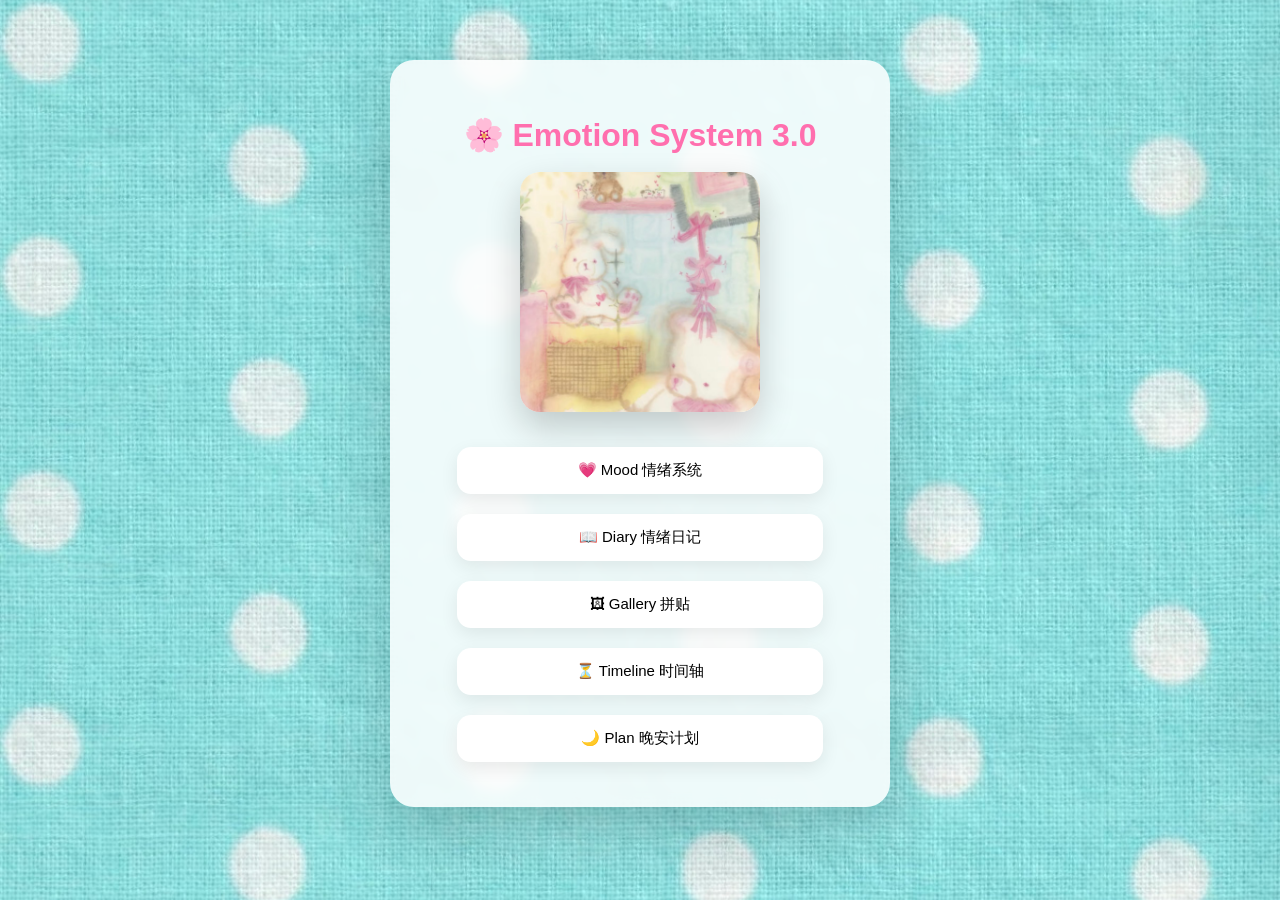
<file: index.html>
<!DOCTYPE html>
<html lang="zh">
<head>
<meta charset="UTF-8">
<title>Emotion System 3.0</title>

<style>
body{
  margin:0;
  font-family:sans-serif;
  background:url("images/8.jpg") center/cover no-repeat fixed;
}

/* 🌟 玻璃容器 */
.container{
  width:430px;
  margin:60px auto;
  padding:35px;
  background:rgba(255,255,255,0.85);
  border-radius:24px;
  text-align:center;
  box-shadow:0 25px 70px rgba(0,0,0,0.18);
  backdrop-filter: blur(6px);
}

h1{
  color:#ff6fae;
  margin-bottom:10px;
}

/* 🌸 封面图 */
.header-img{
  width:240px;
  height:240px;
  margin:18px auto 25px;
  background:url("images/5.png") center/cover no-repeat;
  border-radius:20px;
  box-shadow:0 15px 35px rgba(0,0,0,0.2);
  transition:0.3s;
}

.header-img:hover{
  transform:scale(1.05) rotate(1deg);
}

/* 🔘 按钮 */
.btn{
  width:85%;
  margin:10px auto;
  padding:14px;
  border:none;
  border-radius:14px;
  background:white;
  cursor:pointer;
  font-size:15px;
  box-shadow:0 6px 18px rgba(0,0,0,0.08);
  transition:0.25s;
}

.btn:hover{
  transform:translateY(-3px);
  background:#fff0f6;
}
</style>
</head>

<body>

<div class="container">
  <h1>🌸 Emotion System 3.0</h1>

  <div class="header-img"></div>

  <button class="btn" onclick="location.href='mood.html'">💗 Mood 情绪系统</button>
  <button class="btn" onclick="location.href='diary.html'">📖 Diary 情绪日记</button>
  <button class="btn" onclick="location.href='gallery.html'">🖼 Gallery 拼贴</button>
  <button class="btn" onclick="location.href='timeline.html'">⏳ Timeline 时间轴</button>
  <button class="btn" onclick="location.href='plan.html'">🌙 Plan 晚安计划</button>
</div>

<!-- 🧠 ⭐关键修复：统一系统入口 -->
<script src="core.js"></script>

<script>
/* =========================
   🧠 Emotion OS 初始化（关键补丁）
   👉 防止你打开空数据
========================= */

function initEmotionDB(){
  let exist = localStorage.getItem("emotionOS");

  if(!exist){
    localStorage.setItem("emotionOS", JSON.stringify([]));
  }
}

/* 🟢 初始化执行 */
initEmotionDB();

/* =========================
   🌙 可选：标记系统版本
========================= */
localStorage.setItem("emotion_version", "3.0-fixed");

</script>

</body>
</html>
</file>
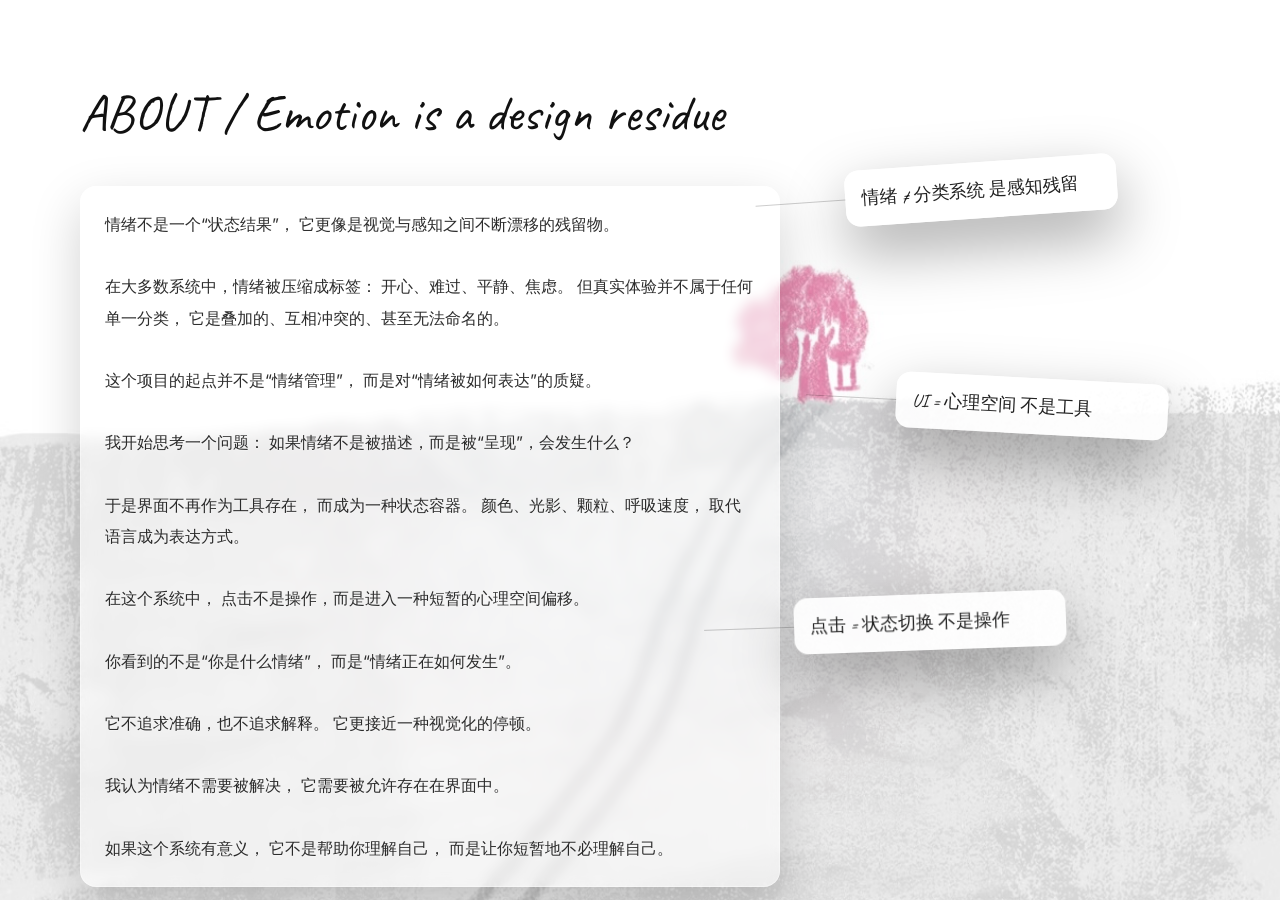
<file: about.html>
<!DOCTYPE html>
<html lang="zh">
<head>
<meta charset="UTF-8">
<title>ABOUT — Emotion Design System</title>

<link href="https://fonts.googleapis.com/css2?family=Caveat:wght@400;600&family=Inter:wght@300;400;500&display=swap" rel="stylesheet">

<style>

/* =========================
🌫 背景（保持你的15.jpg）
========================= */
body{
  margin:0;
  background:url("images/15.jpg") center/cover fixed no-repeat;
  overflow:hidden;
  color:#111;
}

/* =========================
🧠 页面容器
========================= */
.sheet{
  position:relative;
  width:100%;
  height:100vh;
  padding:80px;
  box-sizing:border-box;
}

/* =========================
✍ 标题（手写感）
========================= */
.title{
  font-family:"Caveat", cursive;
  font-size:52px;
  color:#111;
  text-shadow:0 2px 10px rgba(255,255,255,0.35);
}

/* =========================
📄 主文本（✔ 已升级黑色+设计感）
========================= */
.body-text{
  width:58%;
  margin-top:40px;
  font-family:"Inter", sans-serif;
  font-size:16px;
  line-height:1.95;

  /* ✔ 黑色优化 */
  color:rgba(15,15,15,0.88);

  /* ✨ 可读性增强 */
  text-shadow:0 1px 1px rgba(255,255,255,0.35);

  /* 📄 纸面质感 */
  background:rgba(255,255,255,0.55);
  padding:22px 24px;
  border-radius:16px;

  /* 🌫 毛玻璃层 */
  backdrop-filter:blur(6px);

  /* 🌑 浮起阴影 */
  box-shadow:0 18px 50px rgba(0,0,0,0.18);

  border:1px solid rgba(255,255,255,0.35);
}

/* =========================
📝 批注卡片（保留设计稿感）
========================= */
.note{
  position:absolute;
  width:240px;
  padding:16px;
  font-family:"Caveat", cursive;
  font-size:18px;
  color:#222;
  background:rgba(255,255,255,0.9);
  border-radius:14px;
  box-shadow:0 25px 60px rgba(0,0,0,0.35);
  transform:rotate(var(--r));
  transition:0.4s;
  cursor:pointer;
}

/* hover增强 */
.note:hover{
  transform:scale(1.08) rotate(0deg);
}

/* =========================
📌 连接线
========================= */
.note::after{
  content:"";
  position:absolute;
  width:90px;
  height:1px;
  background:rgba(0,0,0,0.2);
  left:-90px;
  top:50%;
}

/* =========================
🌫 鼠标光影
========================= */
.glow{
  position:fixed;
  inset:0;
  pointer-events:none;
  background:radial-gradient(circle at var(--x,50%) var(--y,50%),
    rgba(255,255,255,0.15),
    rgba(120,180,255,0.08),
    rgba(255,120,200,0.06),
    transparent 60%);
  mix-blend-mode:overlay;
}

</style>
</head>

<body>

<div class="glow" id="glow"></div>

<div class="sheet">

  <div class="title">ABOUT / Emotion is a design residue</div>

  <div class="body-text">

情绪不是一个“状态结果”，  
它更像是视觉与感知之间不断漂移的残留物。  

<br><br>

在大多数系统中，情绪被压缩成标签：  
开心、难过、平静、焦虑。  

但真实体验并不属于任何单一分类，  
它是叠加的、互相冲突的、甚至无法命名的。  

<br><br>

这个项目的起点并不是“情绪管理”，  
而是对“情绪被如何表达”的质疑。  

<br><br>

我开始思考一个问题：  
如果情绪不是被描述，而是被“呈现”，会发生什么？  

<br><br>

于是界面不再作为工具存在，  
而成为一种状态容器。  

颜色、光影、颗粒、呼吸速度，  
取代语言成为表达方式。  

<br><br>

在这个系统中，  
点击不是操作，而是进入一种短暂的心理空间偏移。  

<br><br>

你看到的不是“你是什么情绪”，  
而是“情绪正在如何发生”。  

<br><br>

它不追求准确，也不追求解释。  
它更接近一种视觉化的停顿。  

<br><br>

我认为情绪不需要被解决，  
它需要被允许存在在界面中。  

<br><br>

如果这个系统有意义，  
它不是帮助你理解自己，  
而是让你短暂地不必理解自己。

  </div>

  <!-- 批注 -->
  <div class="note" style="top:18%;left:66%;--r:-4deg">
    情绪 ≠ 分类系统  
    是感知残留
  </div>

  <div class="note" style="top:42%;left:70%;--r:3deg">
    UI = 心理空间  
    不是工具
  </div>

  <div class="note" style="top:66%;left:62%;--r:-2deg">
    点击 = 状态切换  
    不是操作
  </div>

</div>

<script>

/* 鼠标光影 */
window.addEventListener("mousemove",(e)=>{
  const g=document.getElementById("glow");
  g.style.setProperty("--x", e.clientX+"px");
  g.style.setProperty("--y", e.clientY+"px");
});

</script>

</body>
</html>
</file>
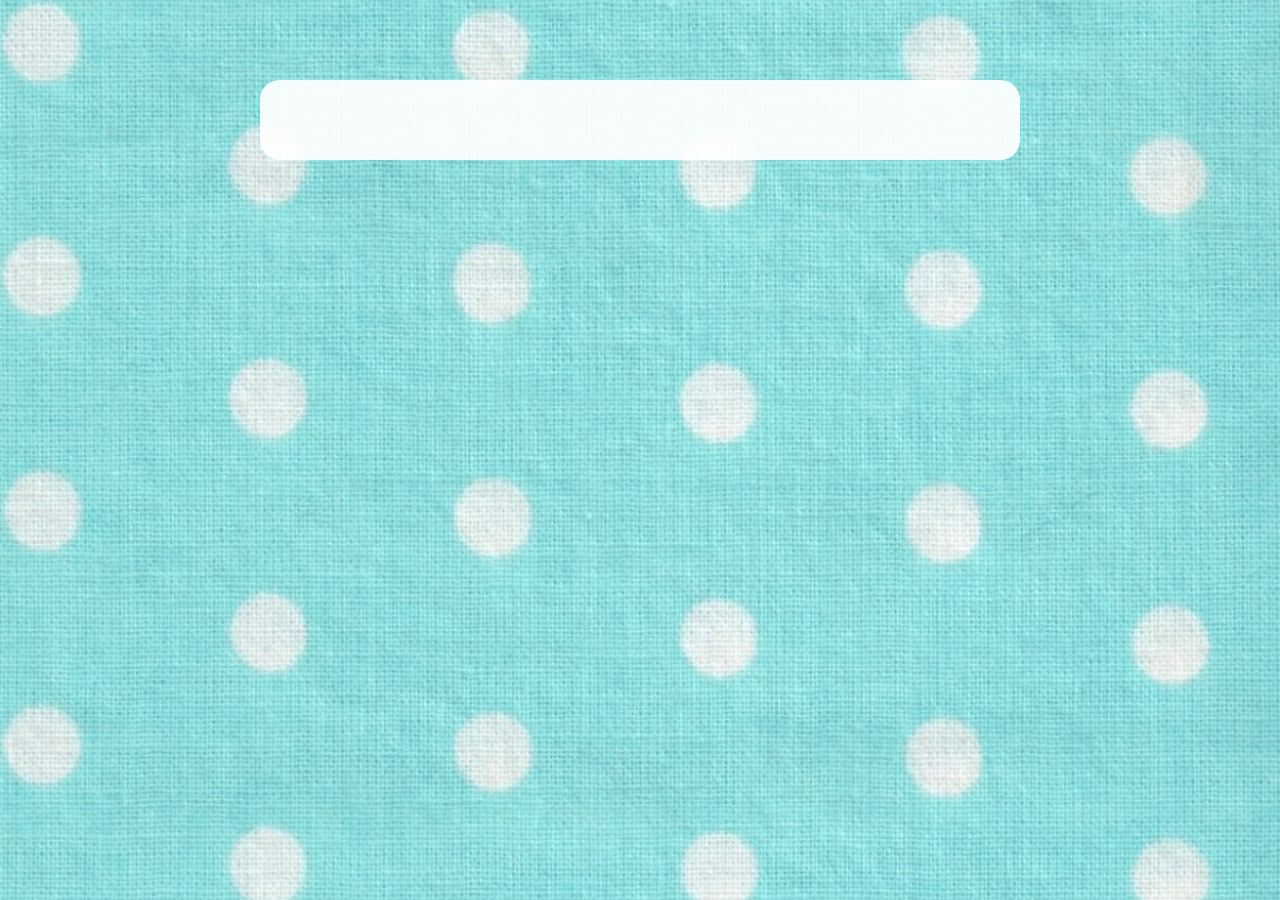
<file: action.html>
<!DOCTYPE html>
<html lang="zh">
<head>
<meta charset="UTF-8">
<title>Action</title>

<style>
body{
  margin:0;
  font-family:"PingFang SC";
  background:url("images/8.jpg") center/cover no-repeat fixed;
}

.box{
  width:700px;
  margin:80px auto;
  background:rgba(255,255,255,0.92);
  padding:30px;
  border-radius:20px;
  text-align:center;
}

.btn{
  display:inline-block;
  margin:10px;
  padding:10px 14px;
  background:#fff;
  border-radius:12px;
  cursor:pointer;
  box-shadow:0 8px 18px rgba(0,0,0,0.1);
}
</style>
</head>

<body>

<div class="box">
<h2 id="title"></h2>
<div id="content"></div>
</div>

<script>

const mood = new URLSearchParams(location.search).get("mood");

const map = {

happy:{
title:"😊 开心",
actions:[
{t:"✨ 创作表达", v:"creative"},
{t:"📸 记录瞬间", v:"memory"}
]
},

calm:{
title:"😌 平静",
actions:[
{t:"🫧 呼吸训练", v:"breath"}
]
},

sad:{
title:"🌧 低落",
actions:[
{t:"🧠 情绪倾倒", v:"write"}
]
},

tired:{
title:"🥱 疲惫",
actions:[
{t:"🛌 放空", v:"sleep"}
]
},

think:{
title:"💭 思考",
actions:[
{t:"📊 写作整理", v:"write"}
]
}

};

document.getElementById("title").innerText = map[mood].title;

document.getElementById("content").innerHTML =
map[mood].actions.map(a=>`
<div class="btn" onclick="go('${a.v}','${mood}')">
${a.t}
</div>
`).join("");

function go(type,mood){
  window.location.href = "practice.html?type="+type+"&mood="+mood;
}

</script>

</body>
</html>
</file>
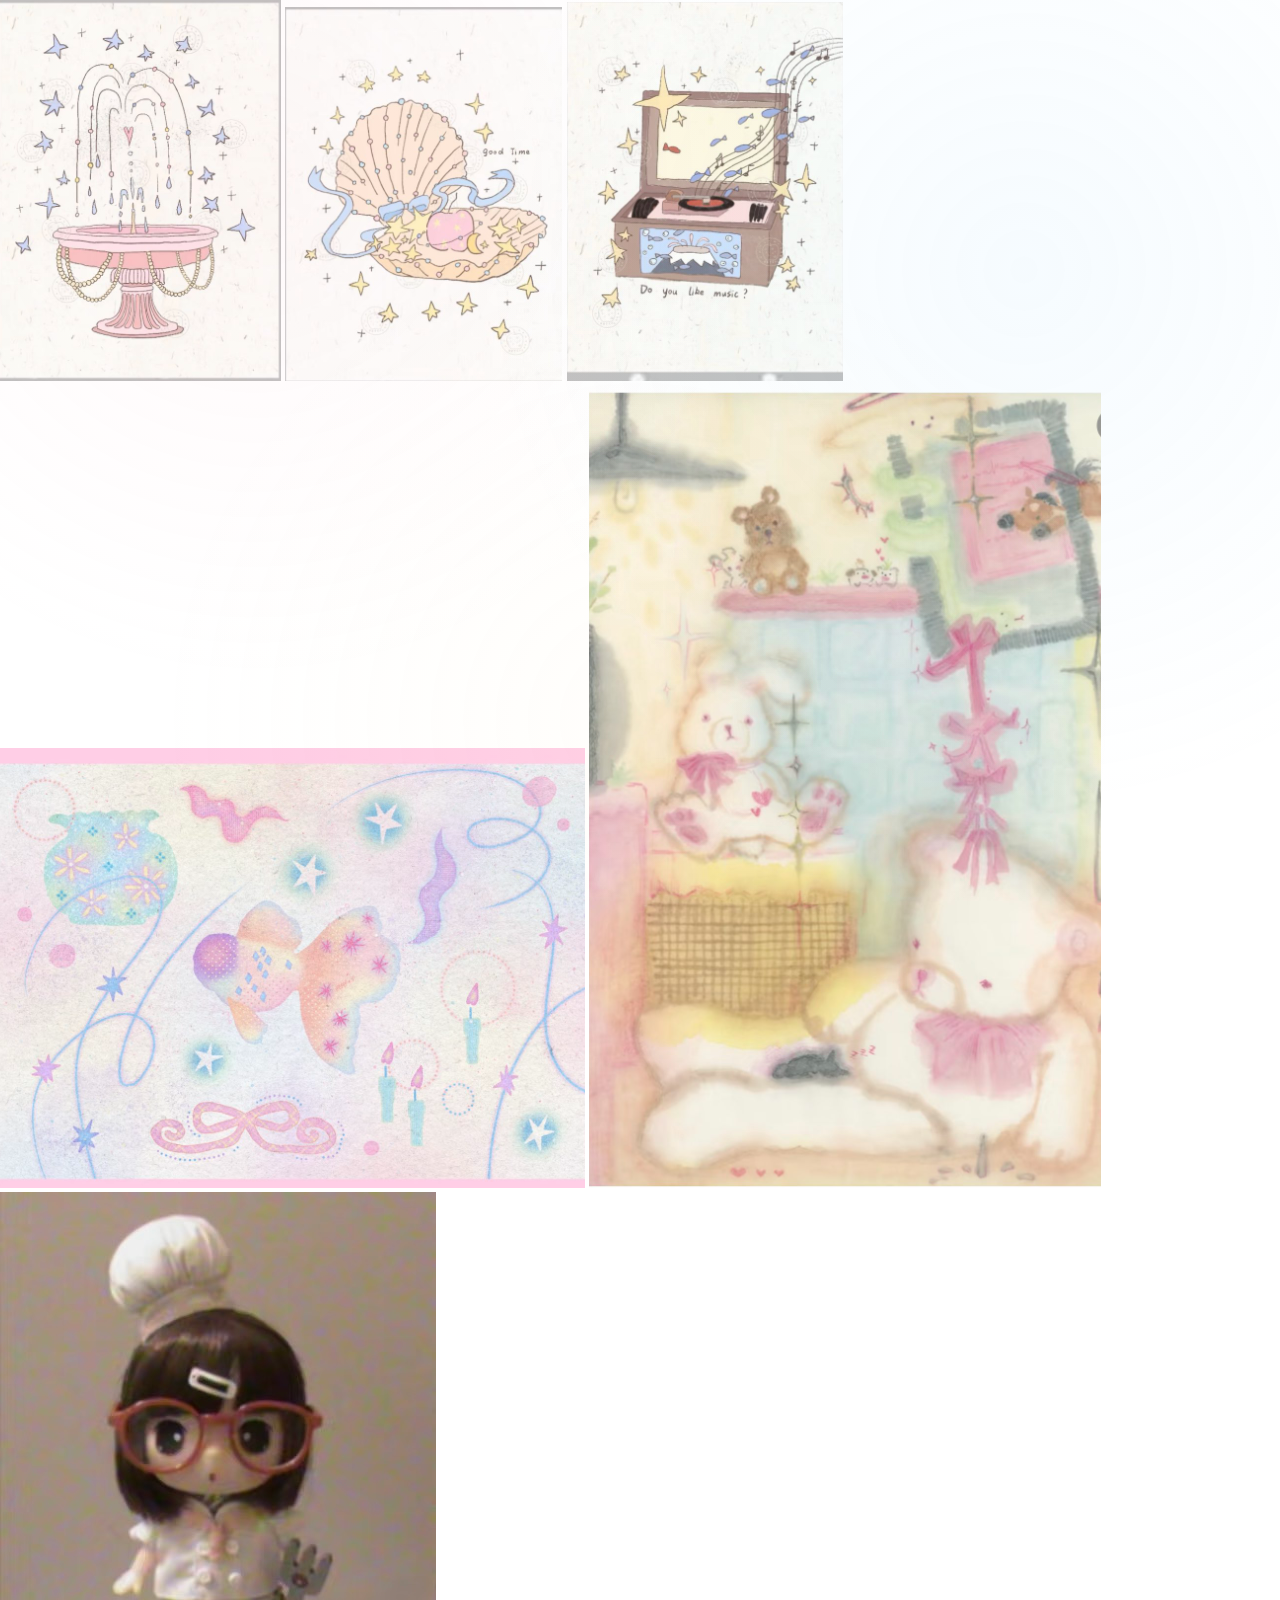
<file: collage.html>
<!DOCTYPE html>
<html lang="zh">
<head>
<meta charset="UTF-8">
<title>图片拼贴</title>
<link rel="stylesheet" href="style.css">
</head>

<body class="collage">

<div class="bg-collage"></div>

<img src="images/1.png" class="drag">
<img src="images/2.png" class="drag">
<img src="images/3.png" class="drag">
<img src="images/4.png" class="drag">
<img src="images/5.png" class="drag">
<img src="images/6.jpg" class="drag">

<script src="script.js"></script>
</body>
</html>
</file>
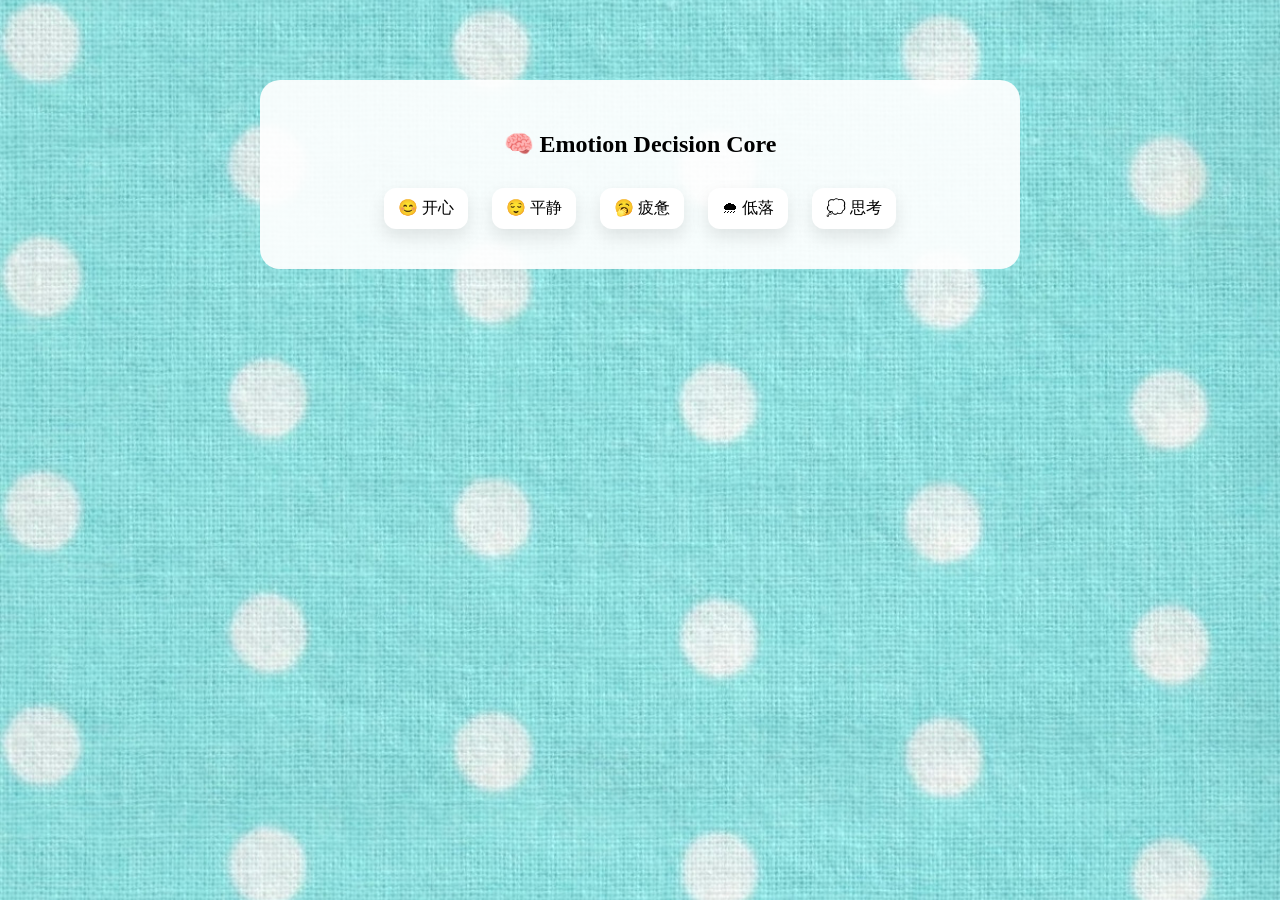
<file: detail.html>
<!DOCTYPE html>
<html lang="zh">
<head>
<meta charset="UTF-8">
<title>Emotion Decision Core</title>

<style>
body{
  margin:0;
  font-family:"PingFang SC";
  background:url("images/8.jpg") center/cover no-repeat fixed;
}

.panel{
  width:700px;
  margin:80px auto;
  background:rgba(255,255,255,0.92);
  padding:30px;
  border-radius:20px;
  text-align:center;
}

.btn{
  display:inline-block;
  margin:10px;
  padding:10px 14px;
  background:#fff;
  border-radius:12px;
  cursor:pointer;
  box-shadow:0 8px 18px rgba(0,0,0,0.1);
  transition:0.2s;
}

.btn:hover{
  transform:scale(1.05);
}

</style>
</head>

<body>

<div class="panel">

<h2>🧠 Emotion Decision Core</h2>

<div class="btn" onclick="go('happy')">😊 开心</div>
<div class="btn" onclick="go('calm')">😌 平静</div>
<div class="btn" onclick="go('tired')">🥱 疲惫</div>
<div class="btn" onclick="go('sad')">🌧 低落</div>
<div class="btn" onclick="go('think')">💭 思考</div>

</div>

<script>

function go(mood){
  location.href = "action.html?mood=" + mood;
}

</script>

</body>
</html>
</file>
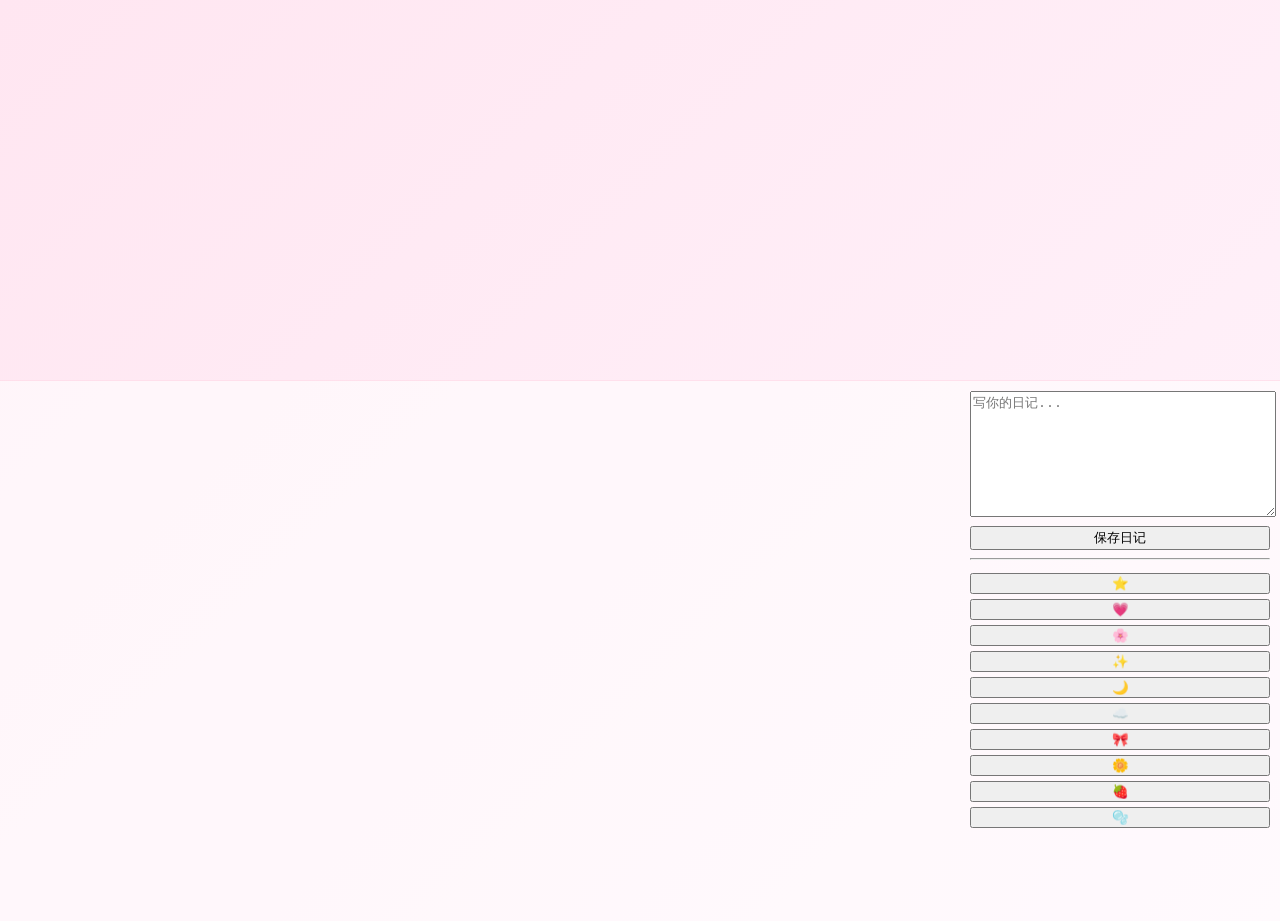
<file: diary.html>
<!DOCTYPE html>
<html lang="zh">
<head>
<meta charset="UTF-8">
<title>Emotion OS Pro</title>

<style>

/* =========================
   🌸 背景
========================= */
body{
  margin:0;
  font-family:Arial;
  background: linear-gradient(135deg,#ffe6f1,#fff3fb);
  overflow:hidden;
}

/* 噪点 */
body::after{
  content:"";
  position:fixed;
  inset:0;
  background:url("https://grainy-gradients.vercel.app/noise.svg");
  opacity:0.05;
  pointer-events:none;
}

/* =========================
   📖 上半区（日记 - 更小）
========================= */
#top{
  height:40vh;   /* ⭐缩小 */
  overflow:auto;
  display:flex;
  flex-wrap:wrap;
  gap:10px;
  padding:10px;
}

.card{
  width:180px;   /* ⭐更小 */
  background:rgba(255,255,255,0.85);
  border-radius:14px;
  padding:8px;
  box-shadow:0 8px 18px rgba(255,150,200,0.2);
  font-size:12px;
}

/* =========================
   🎨 下半区（更大）
========================= */
#bottom{
  height:60vh;   /* ⭐变大 */
  display:flex;
  border-top:1px solid rgba(255,170,200,0.3);
  background:rgba(255,255,255,0.6);
}

#canvasArea{
  flex:1;
  position:relative;
}

canvas{
  position:absolute;
  width:100%;
  height:100%;
  z-index:1;
}

#tools{
  width:300px;
  padding:10px;
}

/* =========================
   🌸 sticker（关键修复）
========================= */
.sticker{
  position:absolute;
  font-size:20px;   /* ⭐更小 */
  cursor:grab;
  user-select:none;
  z-index:99999;
}

/* =========================
   按钮
========================= */
button{
  width:100%;
  margin-top:5px;
}

textarea{
  width:100%;
  height:120px;   /* ⭐更大输入区 */
}

</style>
</head>

<body>

<div id="top"></div>

<div id="bottom">

  <div id="canvasArea">
    <canvas id="draw"></canvas>
  </div>

  <div id="tools">

    <textarea id="text" placeholder="写你的日记..."></textarea>

    <button onclick="saveAll()">保存日记</button>

    <hr>

    <!-- 🌸 10个元素（已修复完整） -->
    <button onclick="addSticker('⭐')">⭐</button>
    <button onclick="addSticker('💗')">💗</button>
    <button onclick="addSticker('🌸')">🌸</button>
    <button onclick="addSticker('✨')">✨</button>
    <button onclick="addSticker('🌙')">🌙</button>
    <button onclick="addSticker('☁️')">☁️</button>
    <button onclick="addSticker('🎀')">🎀</button>
    <button onclick="addSticker('🌼')">🌼</button>
    <button onclick="addSticker('🍓')">🍓</button>
    <button onclick="addSticker('🫧')">🫧</button>

  </div>

</div>

<script>

/* =========================
   🧠 数据
========================= */
let db = JSON.parse(localStorage.getItem("emotionOS") || "[]");

/* =========================
   📖 渲染日记
========================= */
function render(){

  const top=document.getElementById("top");
  top.innerHTML="";

  db.slice().reverse().forEach(item=>{

    const card=document.createElement("div");
    card.className="card";

    card.innerHTML=`
      <b>日记</b><br>
      ${item.text || ""}<br>
      <small>${item.time}</small>
    `;

    /* 回放贴纸 */
    if(item.stickers){
      item.stickers.forEach(s=>{
        const el=document.createElement("div");
        el.innerText=s.emoji;
        el.style.position="absolute";
        el.style.left=s.x;
        el.style.top=s.y;
        el.style.fontSize="14px";
        card.appendChild(el);
      });
    }

    top.appendChild(card);
  });
}

/* =========================
   🖌 canvas
========================= */
const canvas=document.getElementById("draw");
const ctx=canvas.getContext("2d");

function resize(){
  canvas.width=canvas.parentElement.clientWidth;
  canvas.height=canvas.parentElement.clientHeight;
}
resize();

let drawing=false;

canvas.onmousedown=()=>drawing=true;
canvas.onmouseup=()=>drawing=false;

canvas.onmousemove=(e)=>{
  if(!drawing)return;
  ctx.fillStyle="#ff69b4";
  ctx.beginPath();
  ctx.arc(e.offsetX,e.offsetY,2,0,Math.PI*2);
  ctx.fill();
};

/* =========================
   🌸 sticker系统（10元素完整）
========================= */
function addSticker(emoji){

  const el=document.createElement("div");
  el.className="sticker";
  el.innerText=emoji;

  el.style.left=Math.random()*60+"vw";
  el.style.top=Math.random()*40+"vh";

  let drag=false,ox=0,oy=0;

  el.onmousedown=(e)=>{
    drag=true;
    ox=e.clientX-el.offsetLeft;
    oy=e.clientY-el.offsetTop;
  };

  document.onmousemove=(e)=>{
    if(!drag)return;
    el.style.left=(e.clientX-ox)+"px";
    el.style.top=(e.clientY-oy)+"px";
  };

  document.onmouseup=()=>drag=false;

  el.ondblclick=()=>el.remove();

  document.getElementById("canvasArea").appendChild(el);
}

/* =========================
   💾 保存（完全不丢）
========================= */
function saveAll(){

  const text=document.getElementById("text").value;
  const img=canvas.toDataURL("image/png");

  const stickers=[];

  document.querySelectorAll(".sticker").forEach(s=>{
    stickers.push({
      emoji:s.innerText,
      x:s.style.left,
      y:s.style.top
    });
  });

  db.push({
    text,
    img,
    stickers,
    time:new Date().toLocaleString()
  });

  localStorage.setItem("emotionOS",JSON.stringify(db));

  /* 清理 */
  document.getElementById("text").value="";
  ctx.clearRect(0,0,canvas.width,canvas.height);
  document.querySelectorAll(".sticker").forEach(s=>s.remove());

  render();
  function render(){

  const top = document.getElementById("top");
  top.innerHTML = "";

  db.slice().reverse().forEach(item => {

    const card = document.createElement("div");
    card.className = "card";

    /* 🧠 文字 */
    const text = document.createElement("div");
    text.innerHTML = `<b>日记</b><br>${item.text || ""}<br><small>${item.time}</small>`;
    card.appendChild(text);

    /* 🎨 涂鸦（关键修复在这里） */
    if(item.img){

      const img = document.createElement("img");

      img.src = item.img;

      img.style.width = "100%";
      img.style.marginTop = "6px";
      img.style.borderRadius = "10px";

      /* ❗防止不显示关键修复 */
      img.onload = ()=>{
        img.style.display = "block";
      };

      card.appendChild(img);
    }

    /* 🌸 贴纸回放 */
    if(item.stickers){

      item.stickers.forEach(s => {

        const el = document.createElement("div");

        el.innerText = s.emoji;

        el.style.position = "absolute";
        el.style.left = s.x;
        el.style.top = s.y;
        el.style.fontSize = "14px";
        el.style.pointerEvents = "none";

        card.appendChild(el);
      });
    }

    top.appendChild(card);
  });
}
}

render();

</script>

</body>
</html>
</file>
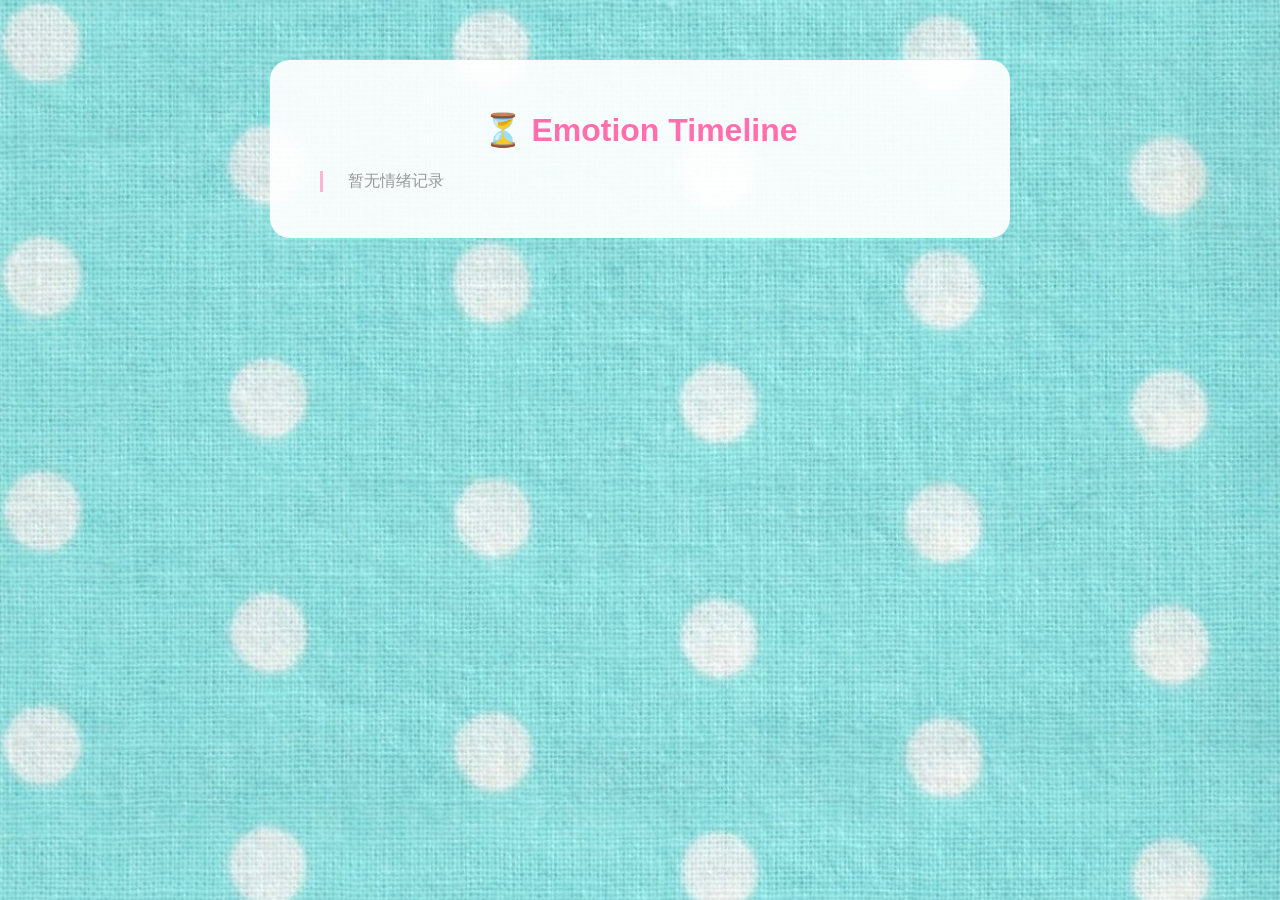
<file: engine.html>
<!DOCTYPE html>
<html lang="zh">
<head>
<meta charset="UTF-8">
<title>Emotion Timeline FIX</title>

<style>
body{
  margin:0;
  font-family:sans-serif;
  background:url("images/8.jpg") center/cover no-repeat fixed;
}

.container{
  width:680px;
  margin:60px auto;
  padding:30px;
  background:rgba(255,255,255,0.92);
  border-radius:20px;
}

h1{
  text-align:center;
  color:#ff6fae;
}

.line{
  border-left:3px solid #ffb6d5;
  padding-left:25px;
  margin-left:20px;
}

.item{
  margin:18px 0;
  padding:15px;
  background:white;
  border-radius:14px;
  box-shadow:0 8px 20px rgba(0,0,0,0.08);
  transition:0.3s;
}

.item:hover{
  transform:translateX(6px);
}

.item::before{
  content:"";
  position:absolute;
  left:18px;
  margin-top:18px;
  width:10px;
  height:10px;
  background:#ff6fae;
  border-radius:50%;
}

.time{
  font-size:12px;
  color:#999;
}

/* 🌈 强化显示（关键修复） */
.mood-happy,.mood-开心{color:#ffb703;}
.mood-calm,.mood-平静{color:#3ccf91;}
.mood-sad,.mood-低落{color:#4d96ff;}
.mood-tired,.mood-疲惫{color:#8e8e8e;}
.mood-relax,.mood-放松{color:#ff6fae;}
.mood-think,.mood-思考{color:#b388ff;}
</style>
</head>

<body>

<div class="container">
  <h1>⏳ Emotion Timeline</h1>
  <div class="line" id="box"></div>
</div>

<script>

/* =========================
🧠 兼容所有数据源（关键修复）
========================= */
function getData(){

  return JSON.parse(
    localStorage.getItem("emotionOS") ||
    localStorage.getItem("moodData") ||
    "[]"
  );
}

/* =========================
🚀 渲染（强制保证可见）
========================= */
function load(){

  const box = document.getElementById("box");
  const data = getData();

  box.innerHTML = "";

  if(!data.length){
    box.innerHTML = "<p style='color:#999'>暂无情绪记录</p>";
    return;
  }

  data.slice().reverse().forEach(d=>{

    let mood = d.mood || "unknown";

    let div = document.createElement("div");
    div.className = "item";

    div.innerHTML = `
      <div class="mood-${mood}">💗 ${mood}</div>
      <div>${d.text || ""}</div>
      <div class="time">${d.time || ""}</div>
    `;

    box.appendChild(div);
  });
}

/* =========================
🚀 强制等待DOM（关键修复）
========================= */
window.onload = load;

</script>

</body>
</html>
</file>
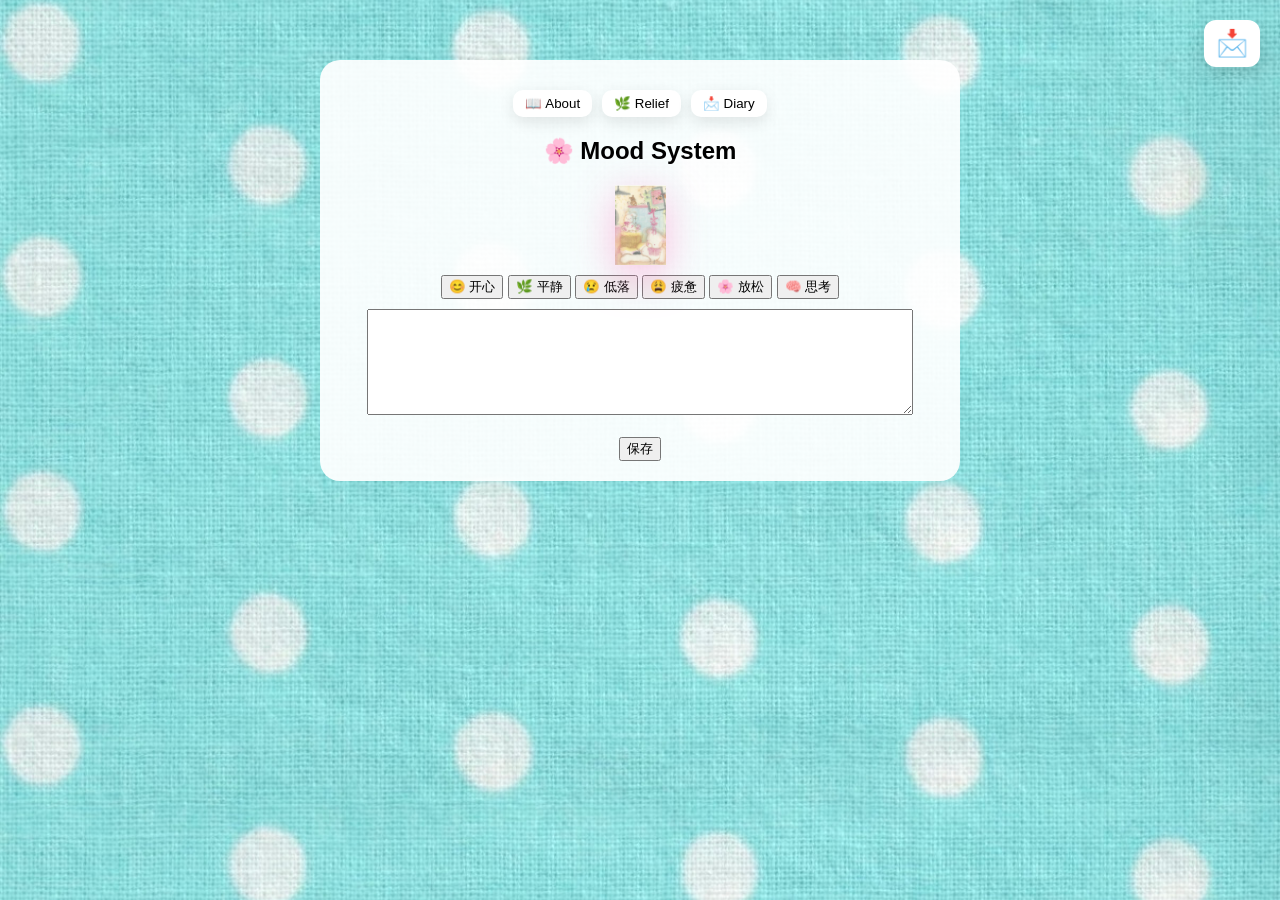
<file: mood.html>
<!DOCTYPE html>
<html lang="zh">

<head>
<meta charset="UTF-8">
<title>Mood System</title>

<style>

/* =========================
   🌈 基础背景
========================= */
body{
  margin:0;
  font-family:sans-serif;
  background:url("images/8.jpg") center/cover no-repeat fixed;
  overflow:hidden;
}

/* =========================
   🧾 卡片
========================= */
.card{
  width:600px;
  margin:60px auto;
  padding:20px;
  background:rgba(255,255,255,0.92);
  border-radius:20px;
  text-align:center;
  position:relative;
  z-index:10;
}

/* =========================
   🌸 logo
========================= */
.logo{
  width:180px;
  height:80px;
  margin:10px auto;
  background:url("images/5.png") center/contain no-repeat;
  filter:drop-shadow(0 10px 20px rgba(255,100,180,0.4));
}

/* =========================
   🎬 fx层
========================= */
.fx-layer{
  position:fixed;
  top:0;
  left:0;
  width:100%;
  height:100%;
  pointer-events:none;
  z-index:5;
}

/* =========================
   📩 信封按钮
========================= */
#envelopeBtn{
  position:fixed;
  right:20px;
  top:20px;
  z-index:9999;
  font-size:26px;
  cursor:pointer;
  background:white;
  padding:8px 12px;
  border-radius:12px;
  box-shadow:0 8px 20px rgba(0,0,0,0.15);
}

/* =========================
   📖 日记弹窗
========================= */
#diaryPanel{
  position:fixed;
  left:50%;
  top:50%;
  transform:translate(-50%,-50%);
  width:420px;
  max-height:500px;
  overflow:auto;
  background:white;
  border-radius:15px;
  padding:15px;
  z-index:10000;
  box-shadow:0 20px 60px rgba(0,0,0,0.25);
}

.diary-item{
  border-bottom:1px solid #eee;
  padding:10px 0;
}

/* =========================
   动画
========================= */
@keyframes fall{
  to{transform:translateY(110vh);}
}

@keyframes float{
  0%{transform:translateY(0);}
  50%{transform:translateY(-20px);}
  100%{transform:translateY(0);}
}

@keyframes breath{
  0%{opacity:0.4;}
  50%{opacity:1;}
  100%{opacity:0.4;}
}

</style>

</head>

<body>

<!-- 📩 信封 -->
<div id="envelopeBtn" onclick="openDiary()">📩</div>

<div class="card">

  <!-- 🌐 NAVIGATION BUTTONS（新增，不影响原功能） -->
<div style="margin:10px 0 15px 0; display:flex; justify-content:center; gap:10px; flex-wrap:wrap;">

  <button onclick="location.href='about.html'"
    style="padding:6px 12px;border-radius:10px;border:none;background:#fff;box-shadow:0 5px 15px rgba(0,0,0,0.1);cursor:pointer;">
    📖 About
  </button>

  <button onclick="location.href='relief.html'"
    style="padding:6px 12px;border-radius:10px;border:none;background:#fff;box-shadow:0 5px 15px rgba(0,0,0,0.1);cursor:pointer;">
    🌿 Relief
  </button>

  <button onclick="location.href='diary.html'"
    style="padding:6px 12px;border-radius:10px;border:none;background:#fff;box-shadow:0 5px 15px rgba(0,0,0,0.1);cursor:pointer;">
    📩 Diary
  </button>

</div>

  <h2>🌸 Mood System</h2>

  <div class="logo"></div>

  <button onclick="setMood('happy')">😊 开心</button>
  <button onclick="setMood('calm')">🌿 平静</button>
  <button onclick="setMood('sad')">😢 低落</button>
  <button onclick="setMood('tired')">😩 疲惫</button>
  <button onclick="setMood('relax')">🌸 放松</button>
  <button onclick="setMood('think')">🧠 思考</button>

  <textarea id="text" style="width:90%;height:100px;margin-top:10px;"></textarea>

  <br><br>
  <button onclick="save()">保存</button>

</div>

<div id="fx" class="fx-layer"></div>

<script>

let moodNow="calm";

/* =========================
   主入口
========================= */
function setMood(type){

  moodNow=type;
  clear();

  if(type==="calm") calm();
  if(type==="sad") sad();
  if(type==="happy") happy();
  if(type==="tired") tired();
  if(type==="relax") relax();
  if(type==="think") think();
}

/* =========================
   🌿 平静
========================= */
function calm(){
  let fx = layer();

  let core = document.createElement("div");
  core.style.position="absolute";
  core.style.left="50%";
  core.style.top="50%";
  core.style.transform="translate(-50%,-50%)";
  core.style.width="380px";
  core.style.height="380px";
  core.style.borderRadius="50%";
  core.style.background="radial-gradient(circle, rgba(120,255,200,0.75), rgba(120,255,200,0.15), transparent 70%)";
  core.style.animation="breath 3s ease-in-out infinite";

  fx.appendChild(core);
}

/* =========================
   😢 低落
========================= */
function sad(){

  let fx=layer();

  let dark=document.createElement("div");
  dark.style.position="absolute";
  dark.style.width="100%";
  dark.style.height="100%";
  dark.style.background="rgba(20,40,80,0.45)";
  fx.appendChild(dark);

  for(let i=0;i<120;i++){
    let r=document.createElement("div");
    r.style.position="absolute";
    r.style.width="2px";
    r.style.height="20px";
    r.style.background="rgba(180,210,255,0.8)";
    r.style.left=Math.random()*100+"%";
    r.style.top="-20px";
    r.style.animation=`fall ${0.8+Math.random()}s linear infinite`;
    fx.appendChild(r);
  }
}

/* =========================
   😊 开心
========================= */
function happy(){

  let colors=["#ff4f93","#ffd166","#7bdff2","#c77dff"];
  let fx=layer();

  for(let i=0;i<60;i++){
    let p=document.createElement("div");
    p.style.position="absolute";
    p.style.width="8px";
    p.style.height="8px";
    p.style.borderRadius="50%";
    p.style.background=colors[Math.floor(Math.random()*colors.length)];
    p.style.left=Math.random()*100+"%";
    p.style.top=Math.random()*100+"%";
    p.style.animation="float 3s ease-in-out infinite";
    fx.appendChild(p);
  }
}

/* =========================
   🌸 放松
========================= */
function relax(){

  let fx=layer();

  for(let i=0;i<30;i++){
    let b=document.createElement("div");
    b.style.position="absolute";
    b.style.width="20px";
    b.style.height="20px";
    b.style.borderRadius="50%";
    b.style.background="rgba(255,255,255,0.2)";
    b.style.left=Math.random()*100+"%";
    b.style.top=Math.random()*100+"%";
    b.style.animation="float 4s ease-in-out infinite";
    fx.appendChild(b);
  }
}

/* =========================
   😩 疲惫
========================= */
function tired(){

  let fx=layer();

  for(let i=0;i<25;i++){
    let p=document.createElement("div");
    p.style.position="absolute";
    p.style.width="10px";
    p.style.height="10px";
    p.style.borderRadius="50%";
    p.style.background="rgba(200,200,200,0.4)";
    p.style.left=Math.random()*100+"%";
    p.style.top=Math.random()*100+"%";
    p.style.animation="float 5s ease-in-out infinite";
    fx.appendChild(p);
  }
}

/* =========================
   🧠 思考
========================= */
function think(){

  let fx=layer();

  let bg=document.createElement("div");
  bg.style.position="absolute";
  bg.style.width="100%";
  bg.style.height="100%";
  bg.style.background="radial-gradient(circle, rgba(160,120,255,0.25), transparent)";
  fx.appendChild(bg);
}

/* =========================
   保存
========================= */
function save(){

  let data=JSON.parse(localStorage.getItem("moodData")||"[]");

  data.push({
    mood:moodNow,
    text:document.getElementById("text").value,
    time:new Date().toLocaleString()
  });

  localStorage.setItem("moodData",JSON.stringify(data));

  alert("已保存到 Emotion OS 📩");
}

/* =========================
   📩 打开信封（重点）
========================= */
function openDiary(){

  let old=document.getElementById("diaryPanel");
  if(old) old.remove();

  let panel=document.createElement("div");
  panel.id="diaryPanel";

  let data=JSON.parse(localStorage.getItem("moodData")||"[]").reverse();

  panel.innerHTML=`
    <h3>📖 Emotion Diary</h3>
    <button onclick="document.getElementById('diaryPanel').remove()">关闭</button>
    <hr>
    ${data.length?data.map(d=>`
      <div class="diary-item">
        <b>${d.mood}</b><br>
        ${d.text}<br>
        <small>${d.time}</small>
      </div>
    `).join(""):"暂无记录"}
  `;

  document.body.appendChild(panel);
}

/* =========================
   工具
========================= */
function layer(){
  const fx=document.getElementById("fx");
  fx.innerHTML="";
  return fx;
}

function clear(){
  layer();
}

</script>

</body>
</html>
</file>
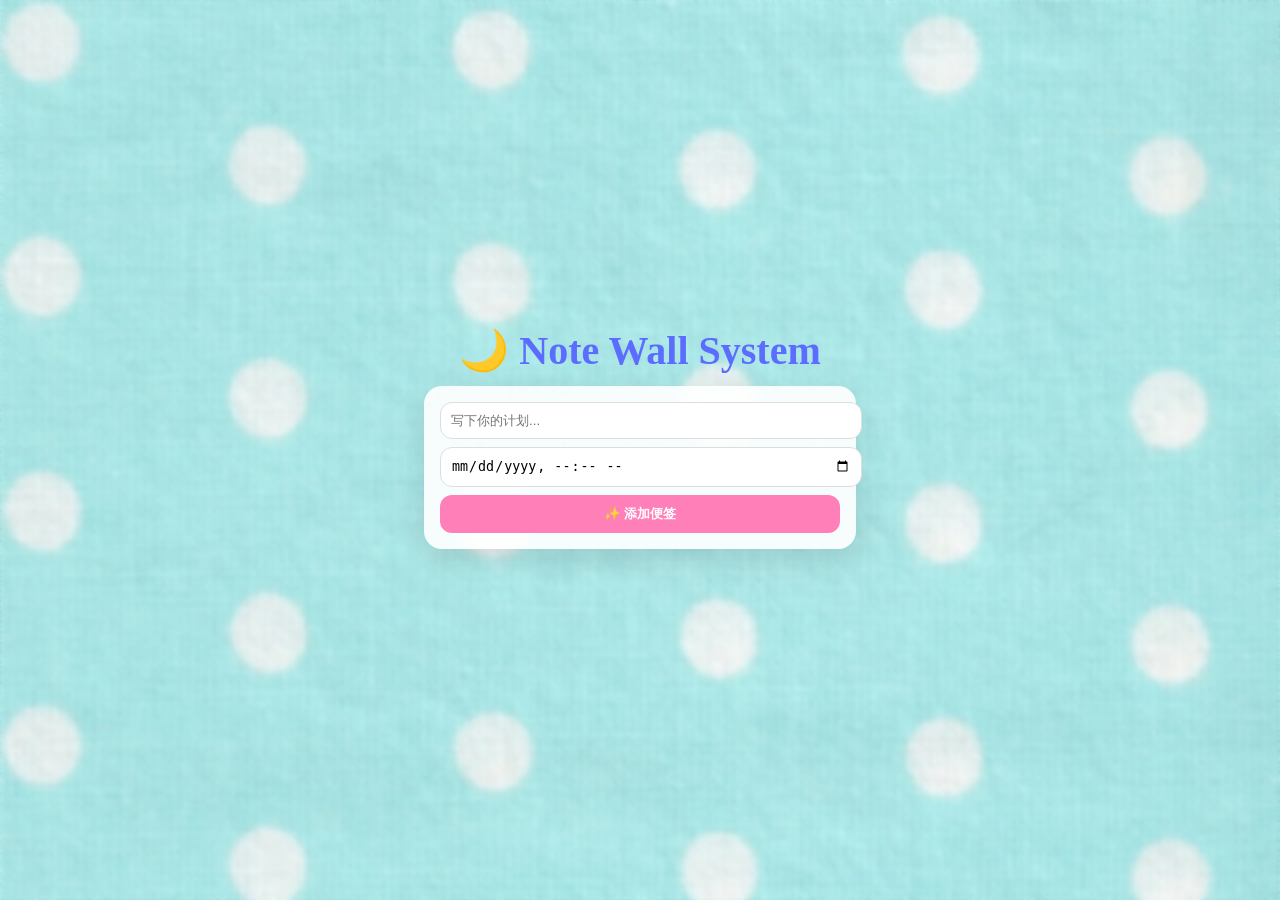
<file: plan.html>
<!DOCTYPE html>
<html lang="zh">
<head>
<meta charset="UTF-8">
<title>🌙 Note Wall System Final</title>

<style>

body{
  margin:0;
  font-family:"PingFang SC";
  background:url("images/8.jpg") center/cover no-repeat fixed;
  height:100vh;
  overflow:hidden;
}

body::before{
  content:"";
  position:fixed;
  inset:0;
  background:rgba(255,255,255,0.25);
  backdrop-filter:blur(2px);
}

/* 容器 */
.container{
  position:relative;
  height:100vh;
  display:flex;
  flex-direction:column;
  align-items:center;
  justify-content:center;
  gap:12px;
}

h1{
  font-size:40px;
  color:#5b6cff;
  margin:0;
}

.box{
  width:400px;
  background:rgba(255,255,255,0.9);
  border-radius:18px;
  padding:16px;
  box-shadow:0 10px 30px rgba(0,0,0,0.12);
}

input{
  width:100%;
  padding:10px;
  margin-bottom:8px;
  border-radius:12px;
  border:1px solid #ddd;
  outline:none;
}

button{
  width:100%;
  padding:10px;
  border:none;
  border-radius:12px;
  cursor:pointer;
  background:#ff7fb9;
  color:white;
  font-weight:bold;
  transition:0.2s;
}

button:hover{
  transform:scale(1.03);
  background:#ff5fa8;
}

.wall{
  margin-top:12px;
  width:430px;
  max-height:300px;
  overflow:auto;
  display:flex;
  flex-wrap:wrap;
  gap:10px;
  justify-content:center;
}

/* 🌟 便签升级 */
.note{
  width:180px;
  min-height:95px;
  background:#fffdf6;
  border-radius:14px;
  padding:10px;
  box-shadow:0 8px 18px rgba(0,0,0,0.12);
  position:relative;
  transform:rotate(var(--r));
  animation:pop 0.25s ease;
}

.note:nth-child(odd){ --r:-2deg; }
.note:nth-child(even){ --r:2deg; }

@keyframes pop{
  from{transform:scale(0.8);opacity:0;}
  to{transform:scale(1);opacity:1;}
}

.time{
  font-size:11px;
  color:#777;
  margin-top:6px;
}

.del{
  position:absolute;
  right:8px;
  top:6px;
  cursor:pointer;
  font-size:12px;
  color:#ff4d6d;
}

/* ✂️ 强撕纸效果（升级版） */
@keyframes tearStrong{

  0%{
    transform:scale(1) rotate(0deg);
    opacity:1;
  }

  25%{
    transform:scale(1.1) rotate(-3deg);
  }

  50%{
    transform:scale(0.95) rotate(8deg);
    opacity:0.8;
  }

  75%{
    transform:scale(0.5) rotate(20deg) translateY(60px);
    opacity:0.3;
    filter:blur(2px);
  }

  100%{
    transform:scale(0.1) rotate(40deg) translateY(140px);
    opacity:0;
    filter:blur(4px);
  }
}

.tear{
  animation:tearStrong 1s cubic-bezier(.2,.9,.2,1) forwards;
}

/* 🌙 新增：装饰元素 */
.dec{
  position:absolute;
  font-size:12px;
  opacity:0.7;
}

.dec.left{ top:6px; left:6px; }
.dec.right{ top:6px; right:6px; }

</style>
</head>

<body>

<div class="container">

<h1>🌙 Note Wall System</h1>

<div class="box">

  <input id="text" placeholder="写下你的计划..." />
  <input type="datetime-local" id="time" />

  <button onclick="add()">✨ 添加便签</button>

</div>

<div class="wall" id="wall"></div>

</div>

<script>

function getData(){
  return JSON.parse(localStorage.getItem("noteWall")||"[]");
}

function save(data){
  localStorage.setItem("noteWall",JSON.stringify(data));
}

/* ✨ 添加 */
function add(){

  let text=document.getElementById("text").value;
  let time=document.getElementById("time").value;

  if(!text || !time) return;

  let data=getData();

  data.push({
    text,
    time,
    id:Date.now()
  });

  save(data);
  render();

  document.getElementById("text").value="";
}

/* 🌈 emoji库 */
const icons = ["🌙","🌸","🧸","🍓","✨","🫧","🍰","🌼","🎐","🌈"];

/* 🧠 渲染（已增强视觉） */
function render(){

  let wall=document.getElementById("wall");
  wall.innerHTML="";

  let data=getData();
  data.sort((a,b)=> new Date(b.time)-new Date(a.time));

  data.forEach(item=>{

    let div=document.createElement("div");
    div.className="note";

    let l = icons[Math.floor(Math.random()*icons.length)];
    let r = icons[Math.floor(Math.random()*icons.length)];

    div.innerHTML=`
      <div class="dec left">${l}</div>
      <div class="dec right">${r}</div>

      <div style="margin-top:18px;">🧸 ${item.text}</div>

      <div class="time">⏰ ${item.time.replace("T"," ")}</div>

      <div class="del" onclick="tear(${item.id},this)">✂</div>
    `;

    wall.appendChild(div);
  });
}

/* ✂️ 撕掉（增强明显度） */
function tear(id,el){

  let note = el.parentElement;
  note.style.zIndex = 999;
  note.classList.add("tear");

  setTimeout(()=>{

    let data = getData().filter(i=>i.id!==id);
    save(data);
    render();

  },1000);
}

render();

</script>

</body>
</html>
</file>
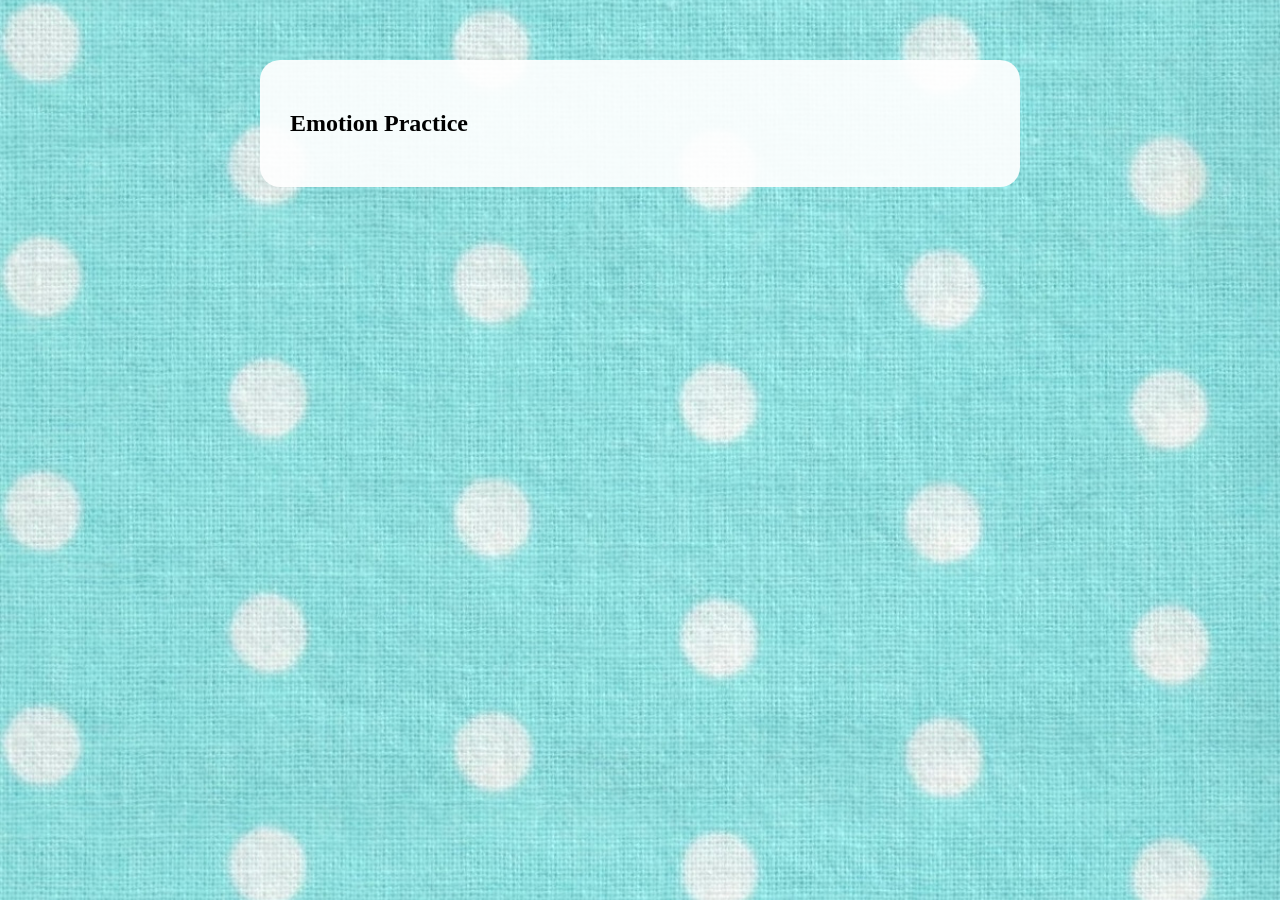
<file: practice.html>
<!DOCTYPE html>
<html lang="zh">
<head>
<meta charset="UTF-8">
<title>Practice</title>

<style>
body{
  margin:0;
  font-family:"PingFang SC";
  background:url("images/8.jpg") center/cover no-repeat fixed;
}

.box{
  width:700px;
  margin:60px auto;
  background:rgba(255,255,255,0.92);
  padding:30px;
  border-radius:20px;
}

textarea{
  width:100%;
  height:140px;
  border-radius:12px;
  padding:10px;
}

.btn{
  display:inline-block;
  margin-top:10px;
  padding:10px 14px;
  background:#7aa7ff;
  color:white;
  border-radius:12px;
  cursor:pointer;
}
</style>
</head>

<body>

<div class="box">
<h2 id="title"></h2>
<div id="content"></div>
</div>

<script>

const params = new URLSearchParams(location.search);
const type = params.get("type");
const mood = params.get("mood");

document.getElementById("title").innerText = "Emotion Practice";

/* =========================
✨ 创作
========================= */
if(type === "creative"){

document.getElementById("content").innerHTML=`
<textarea id="text" placeholder="写下情绪..."></textarea>
<div class="btn" onclick="save()">保存</div>
<div id="list"></div>
`;

function save(){

let data = JSON.parse(localStorage.getItem("emotionOS")||"[]");

data.push({
mood,
type,
text:document.getElementById("text").value,
time:new Date().toLocaleString()
});

localStorage.setItem("emotionOS",JSON.stringify(data));
load();
}

function load(){

let list=document.getElementById("list");
let data=JSON.parse(localStorage.getItem("emotionOS")||"[]");

list.innerHTML=data.map(d=>`
<div style="margin-top:10px;padding:10px;background:#fff;border-radius:10px;">
${d.text}<br><small>${d.time}</small>
</div>
`).join("");
}

load();
}

/* =========================
🫧 呼吸
========================= */
if(type === "breath"){

document.getElementById("content").innerHTML=`
<div id="circle" style="width:100px;height:100px;background:#7aa7ff;border-radius:50%;margin:auto;"></div>
<button onclick="start()">开始</button>
`;

let i=0;
let timer;

window.start=function(){

clearInterval(timer);

timer=setInterval(()=>{
let c=document.getElementById("circle");
c.style.transform = i%2===0?"scale(1.5)":"scale(1)";
i++;
},3000);

};

}

/* =========================
🧠 写作
========================= */
if(type === "write"){

document.getElementById("content").innerHTML=`
<textarea placeholder="写下你的情绪..."></textarea>
<div class="btn">保存</div>
`;
}

</script>

</body>
</html>
</file>
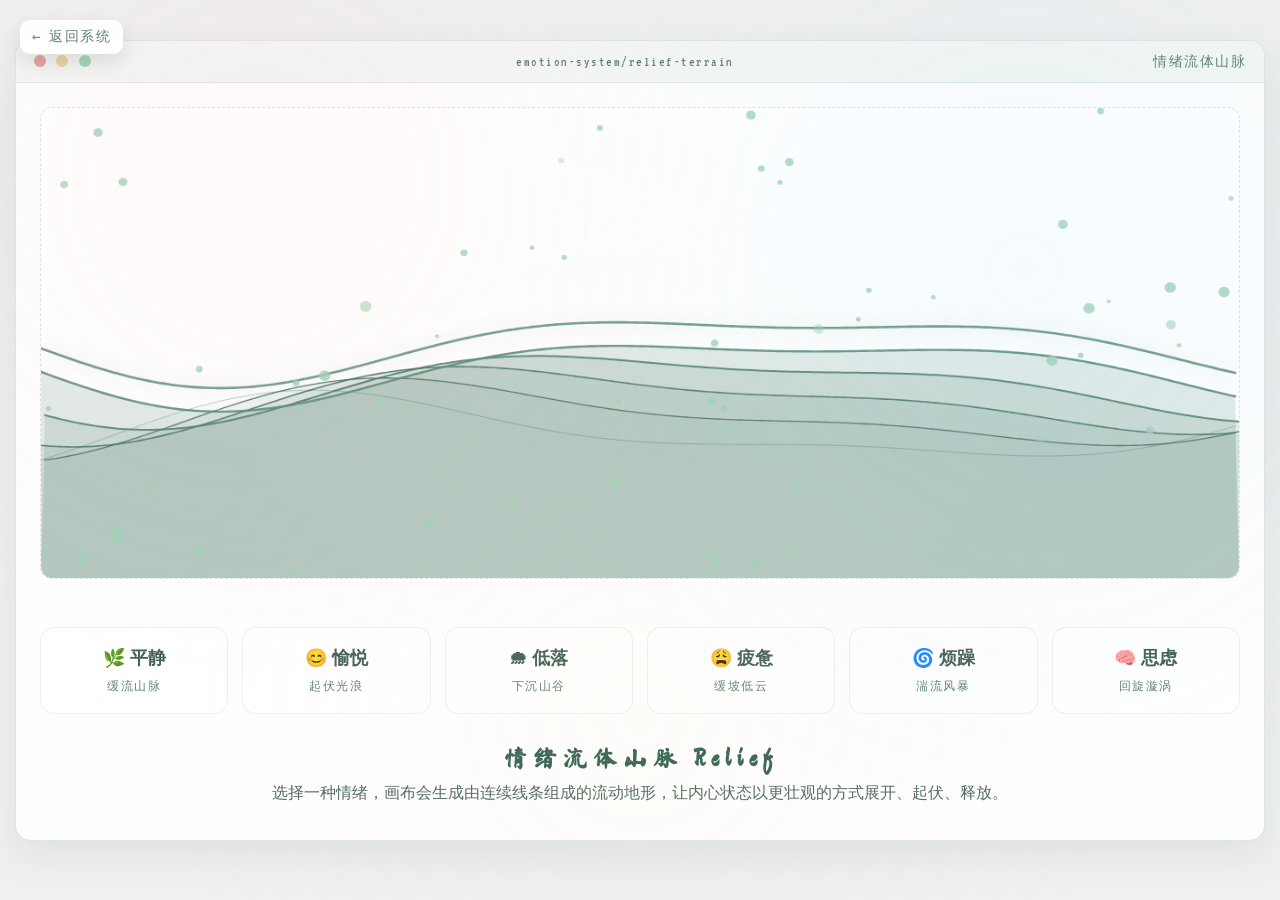
<file: relief.html>
<!DOCTYPE html>
<html lang="zh-CN">
<head>
<meta charset="UTF-8">
<meta name="viewport" content="width=device-width, initial-scale=1.0">
<title>Relief 情绪流体山脉 | Emotion System 3.0</title>
<link rel="stylesheet" href="style.css">
<link rel="preconnect" href="https://fonts.googleapis.com">
<link rel="preconnect" href="https://fonts.gstatic.com" crossorigin>
<link href="https://fonts.googleapis.com/css2?family=Ma+Shan+Zheng&family=ZCOOL+KuaiLe&family=VT323&display=swap" rel="stylesheet">
<style>
*{
  margin:0;
  padding:0;
  box-sizing:border-box;
}
body{
  min-height:100vh;
  padding:40px 15px;
  display:flex;
  flex-direction:column;
  gap:32px;
  font-family:"ZCOOL KuaiLe",sans-serif;
  color:#466256;
  overflow-x:hidden;
  position:relative;
}
.bg-flow{
  position:fixed;
  inset:0;
  z-index:-2;
  background:
    radial-gradient(circle 30% at 10% 15%,rgba(245,230,238,0.45),transparent),
    radial-gradient(circle 35% at 90% 20%,rgba(230,248,238,0.45),transparent),
    radial-gradient(circle 30% at 20% 85%,rgba(248,242,234,0.45),transparent),
    radial-gradient(circle 32% at 85% 88%,rgba(232,244,248,0.45),transparent),
    linear-gradient(180deg,#faf6f3 0%,#eff6f3 48%,#f6f0e7 100%);
  background-size:130% 130%;
  animation:bgDrift 20s ease-in-out infinite alternate;
}
@keyframes bgDrift{
  0%{background-position:0% 0%;}
  50%{background-position:100% 60%;}
  100%{background-position:0% 100%;}
}
.pixel-noise{
  position:fixed;
  inset:0;
  z-index:-1;
  pointer-events:none;
  opacity:0.06;
  background-image:url("data:image/svg+xml,%3Csvg width='256' height='256' viewBox='0 0 256 256' xmlns='http://www.w3.org/2000/svg'%3E%3Cfilter id='n'%3E%3CfeTurbulence baseFreq='0.7' numOctaves='3'/%3E%3C/filter%3E%3Crect width='100%25' height='100%25' filter='url(%23)'/%3E%3C/svg%3E");
}
.pixel{
  font-family:"VT323",monospace;
  letter-spacing:1.5px;
  color:#628474;
  font-size:14px;
}
.cursive{
  font-family:"Ma Shan Zheng",cursive;
  letter-spacing:6px;
  color:#376454;
}
.browser{
  width:min(1280px,100%);
  margin:0 auto;
  border:1px solid rgba(160,180,170,0.35);
  border-radius:16px;
  background:rgba(255,255,255,0.92);
  backdrop-filter:blur(12px);
  box-shadow:0 14px 36px rgba(140,165,155,0.18);
  overflow:hidden;
  animation:winFloat 10s ease-in-out infinite;
}
@keyframes winFloat{
  0%,100%{transform:translateY(0) translateX(0);}
  50%{transform:translateY(-7px) translateX(3px);}
}
.browser-header{
  height:42px;
  background:rgba(242,246,244,0.92);
  border-bottom:1px solid rgba(180,200,190,0.3);
  display:flex;
  justify-content:space-between;
  align-items:center;
  padding:0 18px;
}
.dot-group span{
  width:12px;height:12px;border-radius:50px;display:inline-block;margin-right:6px;
}
.dot-r{background:#e5a3a3;}
.dot-y{background:#e5d8a3;}
.dot-g{background:#a3d8b8;}
.canvas-wrap{
  width:100%;
  height:520px;
  position:relative;
  padding:24px;
}
#flowCanvas{
  width:100%;
  height:100%;
  border-radius:12px;
  background:rgba(255,255,255,0.45);
  border:1px dashed rgba(160,180,170,0.35);
}
.mood-grid{
  display:grid;
  grid-template-columns:repeat(auto-fit,minmax(160px,1fr));
  gap:14px;
  padding:24px;
}
.mood-card{
  padding:18px 16px;
  border-radius:14px;
  background:rgba(255,255,255,0.82);
  border:1px solid rgba(180,200,190,0.25);
  text-align:center;
  cursor:pointer;
  transition:0.3s ease;
}
.mood-card:hover{
  transform:translateY(-8px);
  box-shadow:0 12px 26px rgba(130,160,150,0.18);
}
.mood-card h3{
  font-size:18px;
  margin-bottom:6px;
}
.mood-card .pixel{
  font-size:12px;
}
.back-btn{
  position:fixed;
  top:20px;left:20px;
  padding:8px 12px;
  background:rgba(255,255,255,0.9);
  border-radius:10px;
  box-shadow:0 8px 20px rgba(0,0,0,0.1);
  cursor:pointer;
  z-index:999;
}
.desc{
  text-align:center;
  padding:0 24px 34px;
  line-height:1.7;
  color:#506c60;
}
@media(max-width:768px){
  .canvas-wrap{height:420px;}
  .mood-grid{grid-template-columns:1fr 1fr;}
}
</style>
</head>
<body>
<div class="bg-flow"></div>
<div class="pixel-noise"></div>

<div class="back-btn pixel" onclick="location.href='index.html'">← 返回系统</div>

<div class="browser">
  <div class="browser-header">
    <div class="dot-group">
      <span class="dot-r"></span>
      <span class="dot-y"></span>
      <span class="dot-g"></span>
    </div>
    <span class="pixel">emotion-system/relief-terrain</span>
    <span class="pixel">情绪流体山脉</span>
  </div>

  <div class="canvas-wrap">
    <canvas id="flowCanvas"></canvas>
  </div>

  <div class="mood-grid">
    <div class="mood-card" onclick="setMoodFlow('calm')">
      <h3>🌿 平静</h3>
      <span class="pixel">缓流山脉</span>
    </div>
    <div class="mood-card" onclick="setMoodFlow('happy')">
      <h3>😊 愉悦</h3>
      <span class="pixel">起伏光浪</span>
    </div>
    <div class="mood-card" onclick="setMoodFlow('sad')">
      <h3>🌧 低落</h3>
      <span class="pixel">下沉山谷</span>
    </div>
    <div class="mood-card" onclick="setMoodFlow('tired')">
      <h3>😩 疲惫</h3>
      <span class="pixel">缓坡低云</span>
    </div>
    <div class="mood-card" onclick="setMoodFlow('anxious')">
      <h3>🌀 烦躁</h3>
      <span class="pixel">湍流风暴</span>
    </div>
    <div class="mood-card" onclick="setMoodFlow('think')">
      <h3>🧠 思虑</h3>
      <span class="pixel">回旋漩涡</span>
    </div>
  </div>

  <div class="desc">
    <h2 class="cursive">情绪流体山脉 Relief</h2>
    <p>选择一种情绪，画布会生成由连续线条组成的流动地形，让内心状态以更壮观的方式展开、起伏、释放。</p>
  </div>
</div>

<script src="core.js"></script>
<script>
const canvas = document.getElementById("flowCanvas");
const ctx = canvas.getContext("2d");

let w, h;
let time = 0;
let currentMood = "calm";
let particles = [];

const layers = [
  { color: "rgba(90, 140, 120, 0.9)", lineWidth: 2.4, alpha: 0.18 },
  { color: "rgba(70, 120, 100, 0.85)", lineWidth: 2.0, alpha: 0.14 },
  { color: "rgba(50, 100, 80, 0.8)", lineWidth: 1.6, alpha: 0.10 },
  { color: "rgba(40, 80, 65, 0.75)", lineWidth: 1.3, alpha: 0.06 },
  { color: "rgba(120, 180, 160, 0.6)", lineWidth: 1.0, alpha: 0.03 }
];

function resize() {
  const wrap = canvas.parentElement;
  w = wrap.clientWidth;
  h = wrap.clientHeight;
  canvas.width = w;
  canvas.height = h;
}
window.addEventListener("resize", resize);
resize();

function setMoodFlow(type) {
  currentMood = type;
  particles = [];
  initParticles();
}

function initParticles() {
  const count = currentMood === "anxious" ? 120 : 70;
  for (let i = 0; i < count; i++) {
    particles.push({
      x: Math.random() * w,
      y: Math.random() * h,
      vx: (Math.random() - 0.5) * 1.2,
      vy: (Math.random() - 0.5) * 1.2,
      size: 2 + Math.random() * 4,
      life: Math.random() * 100
    });
  }
}

function getWaveY(x, baseY, layerIndex, t) {
  let y = baseY;
  const depth = layerIndex * 0.6;

  switch (currentMood) {
    case "calm":
      y += Math.sin(t * 0.18 + x * 0.006 + depth) * 35;
      y += Math.sin(t * 0.12 + x * 0.01 + depth) * 18;
      break;
    case "happy":
      y += Math.sin(t * 0.35 + x * 0.012 + depth) * 50;
      y += Math.cos(t * 0.25 + x * 0.008 + depth) * 30;
      break;
    case "sad":
      y += Math.sin(t * 0.15 + x * 0.005 + depth) * 28;
      y += (x * 0.28) * (0.8 + depth * 0.15);
      break;
    case "tired":
      y += Math.sin(t * 0.12 + x * 0.004 + depth) * 65;
      y += Math.cos(t * 0.08 + x * 0.006 + depth) * 35;
      break;
    case "anxious":
      y += Math.sin(t * 0.45 + x * 0.018 + depth) * 55;
      y += Math.cos(t * 0.38 + x * 0.014 + depth) * 45;
      y += (Math.random() - 0.5) * 8;
      break;
    case "think":
      const centerX = w / 2;
      const dx = x - centerX;
      y += Math.sin(t * 0.22 + dx * 0.012 + depth) * 42;
      y += Math.cos(t * 0.18 + dx * 0.009 + depth) * 28;
      break;
  }

  return y;
}

function drawTerrainLayer(layerIndex, reverse = false) {
  const baseY = h * 0.55 + layerIndex * 18;
  const startX = reverse ? w : 0;
  const endX = reverse ? 0 : w;
  const step = reverse ? -4 : 4;

  ctx.beginPath();
  ctx.moveTo(startX, baseY);

  for (let x = startX; reverse ? x > endX : x < endX; x += step) {
    const y = getWaveY(x, baseY, layerIndex, time);
    ctx.lineTo(x, y);
  }

  ctx.lineTo(reverse ? 0 : w, h);
  ctx.lineTo(reverse ? w : 0, h);
  ctx.closePath();

  const layer = layers[layerIndex % layers.length];
  ctx.fillStyle = layer.color.replace(/[\d.]+\)$/, `${layer.alpha})`);
  ctx.fill();

  ctx.beginPath();
  ctx.moveTo(startX, getWaveY(startX, baseY, layerIndex, time));
  for (let x = startX; reverse ? x > endX : x < endX; x += step) {
    ctx.lineTo(x, getWaveY(x, baseY, layerIndex, time));
  }
  ctx.strokeStyle = layer.color;
  ctx.lineWidth = layer.lineWidth;
  ctx.lineCap = "round";
  ctx.lineJoin = "round";
  ctx.stroke();
}

function drawParticles() {
  particles.forEach(p => {
    p.x += p.vx;
    p.y += p.vy;
    p.life += 1;

    if (p.x < 0) p.x = w;
    if (p.x > w) p.x = 0;
    if (p.y < 0) p.y = h;
    if (p.y > h) p.y = 0;

    const alpha = Math.min(1, p.life / 60);
    ctx.beginPath();
    ctx.arc(p.x, p.y, p.size, 0, Math.PI * 2);
    ctx.fillStyle = `rgba(160, 210, 180, ${alpha * 0.8})`;
    ctx.fill();
  });
}

function drawGlowLine() {
  const baseY = h * 0.5;
  ctx.shadowBlur = 20;
  ctx.shadowColor = "rgba(90, 140, 120, 0.35)";

  ctx.beginPath();
  ctx.moveTo(0, getWaveY(0, baseY, 0, time));
  for (let x = 0; x < w; x += 4) {
    ctx.lineTo(x, getWaveY(x, baseY, 0, time));
  }
  ctx.strokeStyle = "rgba(90, 140, 120, 0.85)";
  ctx.lineWidth = 2.6;
  ctx.lineCap = "round";
  ctx.lineJoin = "round";
  ctx.stroke();

  ctx.shadowBlur = 0;
}

function render() {
  time += 0.025;
  ctx.clearRect(0, 0, w, h);

  for (let i = 4; i >= 0; i--) {
    drawTerrainLayer(i, i % 2 === 1);
  }

  drawGlowLine();
  drawParticles();

  requestAnimationFrame(render);
}

initParticles();
render();

document.documentElement.style.scrollBehavior = "smooth";
</script>
</body>
</html>
</file>
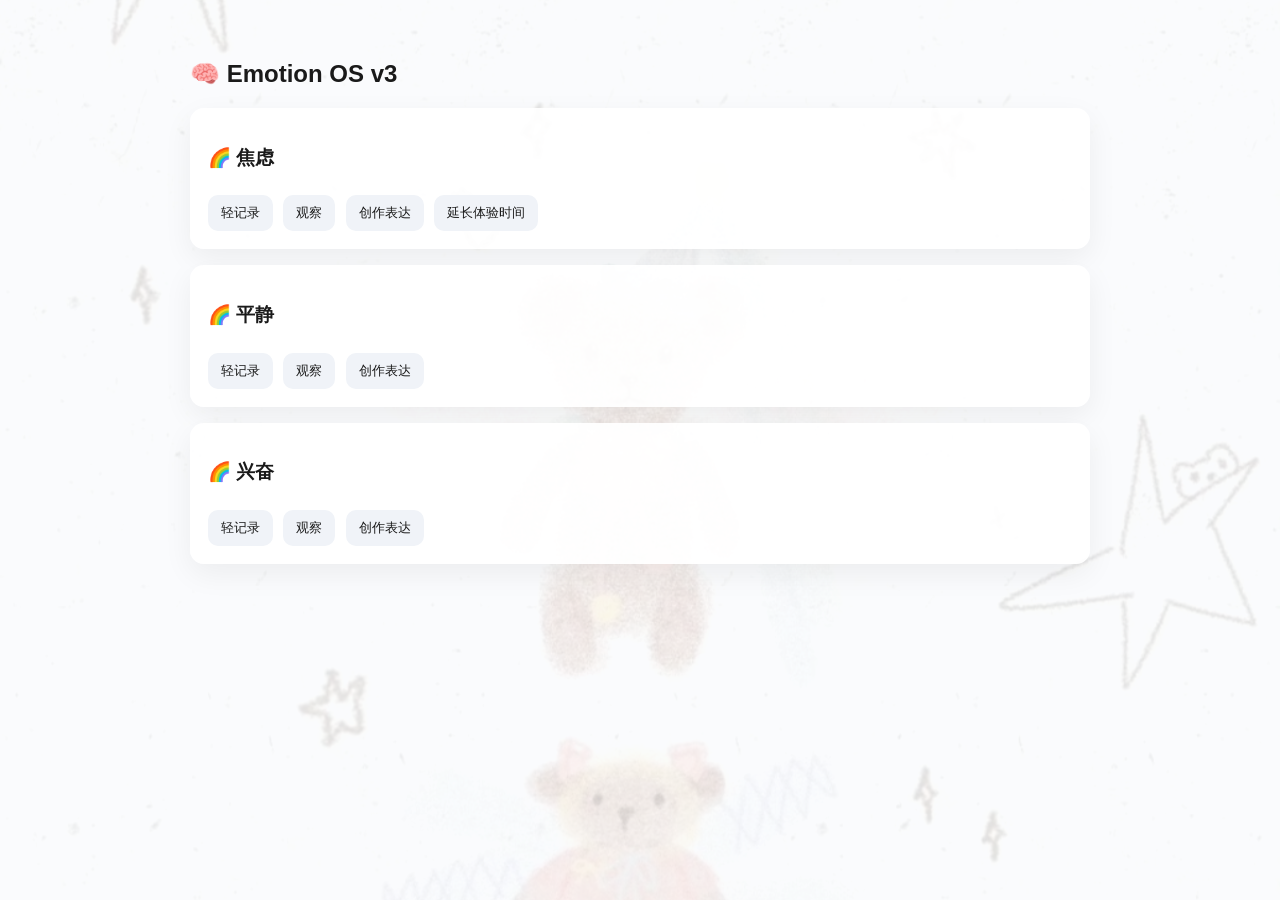
<file: timeline.html>
<!DOCTYPE html>
<html lang="zh">
<head>
<meta charset="UTF-8">
<title>Emotion OS v3</title>

<style>
body{
  margin:0;
  font-family:Arial;
  color:#1a1a1a;
  background:#f4f6fb;
  position:relative;
}

/* =========================
   背景系统（清晰 + 不干扰UI）
========================= */
body::before{
  content:"";
  position:fixed;
  inset:0;
  background:url("images/16.png") center center / cover no-repeat fixed;
  opacity:0.28;
  filter:contrast(1.05) saturate(1.1);
  z-index:-2;
}

body::after{
  content:"";
  position:fixed;
  inset:0;
  background:rgba(255,255,255,0.35);
  z-index:-1;
}

/* =========================
   布局
========================= */
.container{
  padding:40px;
  max-width:900px;
  margin:auto;
}

/* 标题 */
h2{
  font-weight:600;
}

/* =========================
   情绪卡片
========================= */
.mood-card{
  background:rgba(255,255,255,0.92);
  border-radius:14px;
  padding:18px;
  margin-bottom:16px;
  box-shadow:0 10px 30px rgba(0,0,0,0.06);
}

/* =========================
   action按钮
========================= */
.action{
  display:inline-block;
  margin:6px 6px 0 0;
  padding:8px 12px;
  background:#f0f3f8;
  border-radius:10px;
  cursor:pointer;
  font-size:13px;
  transition:0.2s;
  border:1px solid transparent;
}

.action:hover{
  background:#e7eefc;
  border:1px solid #c9d7ff;
  transform:translateY(-1px);
}

/* =========================
   modal
========================= */
.modal-bg{
  position:fixed;
  inset:0;
  background:rgba(0,0,0,0.35);
  display:flex;
  align-items:center;
  justify-content:center;
}

.modal{
  width:420px;
  background:white;
  padding:20px;
  border-radius:14px;
  box-shadow:0 20px 50px rgba(0,0,0,0.15);
}

/* input */
textarea{
  width:100%;
  height:120px;
  border:1px solid #ddd;
  border-radius:10px;
  padding:10px;
}

/* button */
button{
  margin-top:10px;
  padding:8px 12px;
  border:none;
  border-radius:8px;
  cursor:pointer;
  background:#2f6bff;
  color:white;
}

button:hover{
  background:#1f56e0;
}

/* =========================
   情绪驻留模式
========================= */
.hold-screen{
  position:fixed;
  inset:0;
  background:rgba(20,25,40,0.92);
  color:white;
  display:flex;
  align-items:center;
  justify-content:center;
  flex-direction:column;
  text-align:center;
  padding:40px;
}
</style>
</head>

<body>

<div class="container">
  <h2>🧠 Emotion OS v3</h2>
  <div id="app"></div>
</div>

<script>

/* =========================
   情绪数据
========================= */
const emotions = [
  { mood:"焦虑", actions:["轻记录","观察","创作表达","延长体验时间"] },
  { mood:"平静", actions:["轻记录","观察","创作表达"] },
  { mood:"兴奋", actions:["轻记录","观察","创作表达"] }
];

let holdStartTime = null;
let holdMood = null;
let timerInterval = null;

/* =========================
   渲染
========================= */
function render(){
  const app = document.getElementById("app");
  app.innerHTML = "";

  emotions.forEach(d=>{
    const div = document.createElement("div");
    div.className = "mood-card";

    div.innerHTML = `
      <h3>🌈 ${d.mood}</h3>
      <div>
        ${d.actions.map(a=>`
          <div class="action"
            onclick="handleAction('${a}','${d.mood}')">
            ${a}
          </div>
        `).join("")}
      </div>
    `;

    app.appendChild(div);
  });
}

/* =========================
   Action系统
========================= */
function handleAction(action, mood){

  if(action==="轻记录") openRecorder(mood);
  if(action==="观察") openObserver(mood);
  if(action==="创作表达") openExpression(mood);
  if(action==="延长体验时间") startHoldMode(mood);
}

/* =========================
   轻记录
========================= */
function openRecorder(mood){

  const box = document.createElement("div");
  box.className = "modal-bg";

  box.innerHTML = `
    <div class="modal">
      <h3>📝 轻记录 · ${mood}</h3>
      <textarea id="recText"></textarea>
      <button onclick="saveRecord('${mood}')">保存</button>
    </div>
  `;

  document.body.appendChild(box);
}

function saveRecord(mood){

  const text = document.getElementById("recText").value;

  let data = JSON.parse(localStorage.getItem("emotionOS") || "[]");

  data.push({
    mood,
    text,
    time:new Date().toLocaleString()
  });

  localStorage.setItem("emotionOS", JSON.stringify(data));

  location.reload();
}

/* =========================
   观察
========================= */
function openObserver(mood){

  const data = JSON.parse(localStorage.getItem("emotionOS") || "[]")
    .filter(d=>d.mood===mood);

  const box = document.createElement("div");
  box.className = "modal-bg";

  box.innerHTML = `
    <div class="modal" style="width:600px;">
      <h3>👁️ 观察 · ${mood}</h3>

      ${
        data.length===0
        ? "<p>暂无记录</p>"
        : data.map(d=>`
          <div style="padding:10px;border-bottom:1px solid #eee;">
            <div>${d.text}</div>
            <div style="font-size:12px;color:#999">${d.time}</div>
          </div>
        `).join("")
      }

      <button onclick="this.closest('.modal-bg').remove()">关闭</button>
    </div>
  `;

  document.body.appendChild(box);
}

/* =========================
   表达
========================= */
function openExpression(mood){

  const box = document.createElement("div");
  box.className = "modal-bg";

  box.innerHTML = `
    <div class="modal">
      <h3>🎨 表达 · ${mood}</h3>
      <textarea></textarea>
      <button onclick="this.closest('.modal-bg').remove()">退出</button>
    </div>
  `;

  document.body.appendChild(box);
}

/* =========================
   情绪驻留系统（核心升级）
========================= */
function startHoldMode(mood){

  holdStartTime = Date.now();
  holdMood = mood;

  const box = document.createElement("div");
  box.className = "hold-screen";
  box.id = "holdMode";

  box.innerHTML = `
    <h2>⏳ 情绪驻留模式</h2>
    <p>你正在停留在：${mood}</p>
    <p id="timer">已停留：0 秒</p>

    <button onclick="endHoldMode()"
      style="margin-top:20px;background:white;color:black;">
      结束体验
    </button>
  `;

  document.body.appendChild(box);

  timerInterval = setInterval(()=>{
    const sec = Math.floor((Date.now()-holdStartTime)/1000);
    document.getElementById("timer").innerText = "已停留：" + sec + " 秒";
  },1000);
}

/* =========================
   结束驻留 + 反馈
========================= */
function endHoldMode(){

  clearInterval(timerInterval);

  const duration = Math.floor((Date.now()-holdStartTime)/1000);

  document.getElementById("holdMode").remove();

  const box = document.createElement("div");
  box.className = "modal-bg";

  box.innerHTML = `
    <div class="modal">
      <h3>🧠 情绪反馈</h3>

      <p>停留时长：${duration} 秒</p>

      <p>情绪变化？</p>

      <button onclick="saveHold('稳定')">稳定</button>
      <button onclick="saveHold('增强')">增强</button>
      <button onclick="saveHold('减弱')">减弱</button>
    </div>
  `;

  document.body.appendChild(box);
}

/* 保存驻留反馈 */
function saveHold(type){

  let data = JSON.parse(localStorage.getItem("emotionHold") || "[]");

  data.push({
    mood: holdMood,
    duration: Math.floor((Date.now()-holdStartTime)/1000),
    feedback: type,
    time:new Date().toLocaleString()
  });

  localStorage.setItem("emotionHold", JSON.stringify(data));

  location.reload();
}

/* init */
render();

</script>

</body>
</html>
</file>
<file: style.css>
/* =========================
   全局基础
========================= */
*{
    margin:0;
    padding:0;
    box-sizing:border-box;
    font-family: "PingFang SC", sans-serif;
}

/* =========================
   ⭐ INDEX背景（重点修复）
   ========================= */

body.index{
    height:100vh;
    display:flex;
    justify-content:center;
    align-items:center;

    /* ⭐ 关键：保证5.png显示 */
    background-image: url("images/5.png");
    background-size: cover;
    background-position: center;
    background-repeat: no-repeat;

    overflow:hidden;
}

/* 轻柔光感（不虚化背景，只增强层次） */
body.index::before{
    content:"";
    position:fixed;
    inset:0;
    background: radial-gradient(circle at 30% 30%, rgba(255,200,220,0.25), transparent 60%),
                radial-gradient(circle at 70% 70%, rgba(180,220,255,0.25), transparent 60%);
    pointer-events:none;
}

/* =========================
   中心卡片（稳定居中）
========================= */
.center-card{
    width:520px;
    padding:50px 40px;
    border-radius:28px;

    background: rgba(255,255,255,0.85);
    backdrop-filter: blur(6px);

    box-shadow: 0 20px 60px rgba(0,0,0,0.12);

    text-align:center;

    position:relative;
    z-index:2;
}

/* =========================
   标题（梦幻升级）
========================= */
.title{
    font-size:40px;
    font-weight:700;
    color:#6f6cf6;
    letter-spacing:2px;

    text-shadow: 0 6px 20px rgba(120,120,255,0.25);
}

.sub{
    margin-top:10px;
    font-size:14px;
    color:#666;
}

/* =========================
   按钮
========================= */
.btn-group{
    margin-top:30px;
    display:flex;
    gap:15px;
    justify-content:center;
    flex-wrap:wrap;
}

.btn{
    padding:12px 18px;
    border-radius:999px;
    text-decoration:none;

    background:white;
    color:#444;

    box-shadow:0 8px 20px rgba(0,0,0,0.08);

    transition:0.3s;
}

.btn:hover{
    transform:translateY(-3px);
    background:#f7f6ff;
}

/* =========================
   粒子（轻装饰）
========================= */
.particles::before{
    content:"";
    position:fixed;
    inset:0;
    background-image: radial-gradient(circle, #ffb6d5 2px, transparent 3px),
                      radial-gradient(circle, #b6e6ff 2px, transparent 3px),
                      radial-gradient(circle, #fff2b6 2px, transparent 3px);
    background-size:120px 120px;
    opacity:0.35;
    animation: float 8s linear infinite;
}

@keyframes fall{
  to{transform:translateY(120vh);}
}

@keyframes float{
  0%{transform:translateY(0);}
  50%{transform:translateY(-18px);}
  100%{transform:translateY(0);}
}

@keyframes breath{
  0%{opacity:0.6;}
  50%{opacity:1;}
  100%{opacity:0.6;}
}
/* 🌟 全局轻微呼吸光（不改变原背景） */
body::after{
  content:"";
  position:fixed;
  inset:0;
  pointer-events:none;

  background:
    radial-gradient(circle at 20% 20%, rgba(255,182,193,0.08), transparent 40%),
    radial-gradient(circle at 80% 30%, rgba(135,206,250,0.08), transparent 45%),
    radial-gradient(circle at 50% 80%, rgba(255,228,181,0.06), transparent 50%);

  animation: floatGlow 8s ease-in-out infinite alternate;
}

@keyframes floatGlow{
  from{transform:scale(1);}
  to{transform:scale(1.05);}
}
img{
  transition: transform 0.25s ease, box-shadow 0.25s ease;
}

img:hover{
  transform: scale(1.08) rotate(1deg);
  box-shadow: 0 10px 25px rgba(0,0,0,0.2);
}
button:active{
  transform: scale(0.96);
  filter: brightness(1.05);
}
.item{
  position:relative;
  overflow:hidden;
}

/* 🌈 轻微记忆流动光 */
.item::after{
  content:"";
  position:absolute;
  inset:0;

  background: linear-gradient(
    120deg,
    transparent,
    rgba(255,255,255,0.25),
    transparent
  );

  transform: translateX(-100%);
  animation: shine 6s infinite;
}

@keyframes shine{
  0%{transform:translateX(-100%);}
  40%{transform:translateX(100%);}
  100%{transform:translateX(100%);}
}

/* 🌈 全局呼吸光 */
body::after{
  content:"";
  position:fixed;
  inset:0;
  pointer-events:none;

  background:
    radial-gradient(circle at 20% 20%, rgba(255,182,193,0.08), transparent 40%),
    radial-gradient(circle at 80% 30%, rgba(135,206,250,0.08), transparent 45%),
    radial-gradient(circle at 50% 80%, rgba(255,228,181,0.06), transparent 50%);
}

/* ✨ hover统一 */
button, img, .item{
  transition:0.25s ease;
}

button:active{
  transform:scale(0.96);
}
</file>
